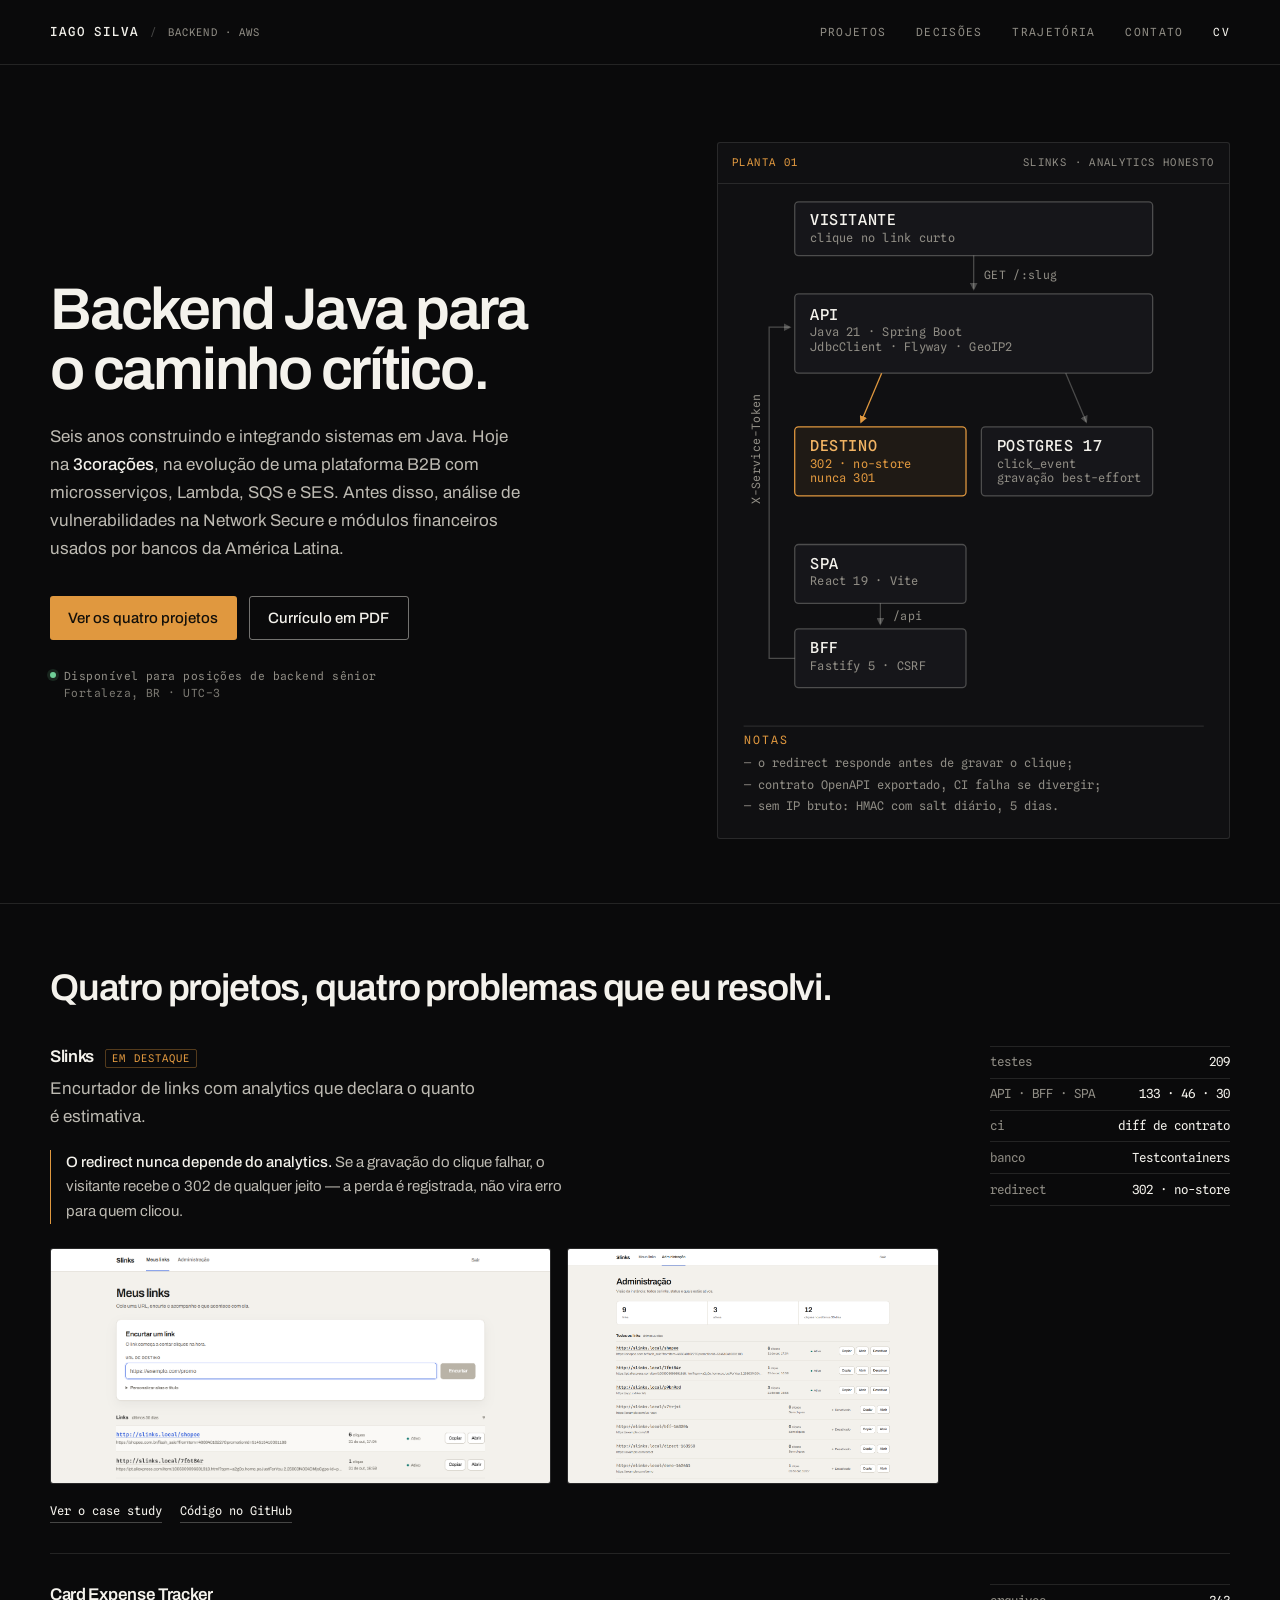
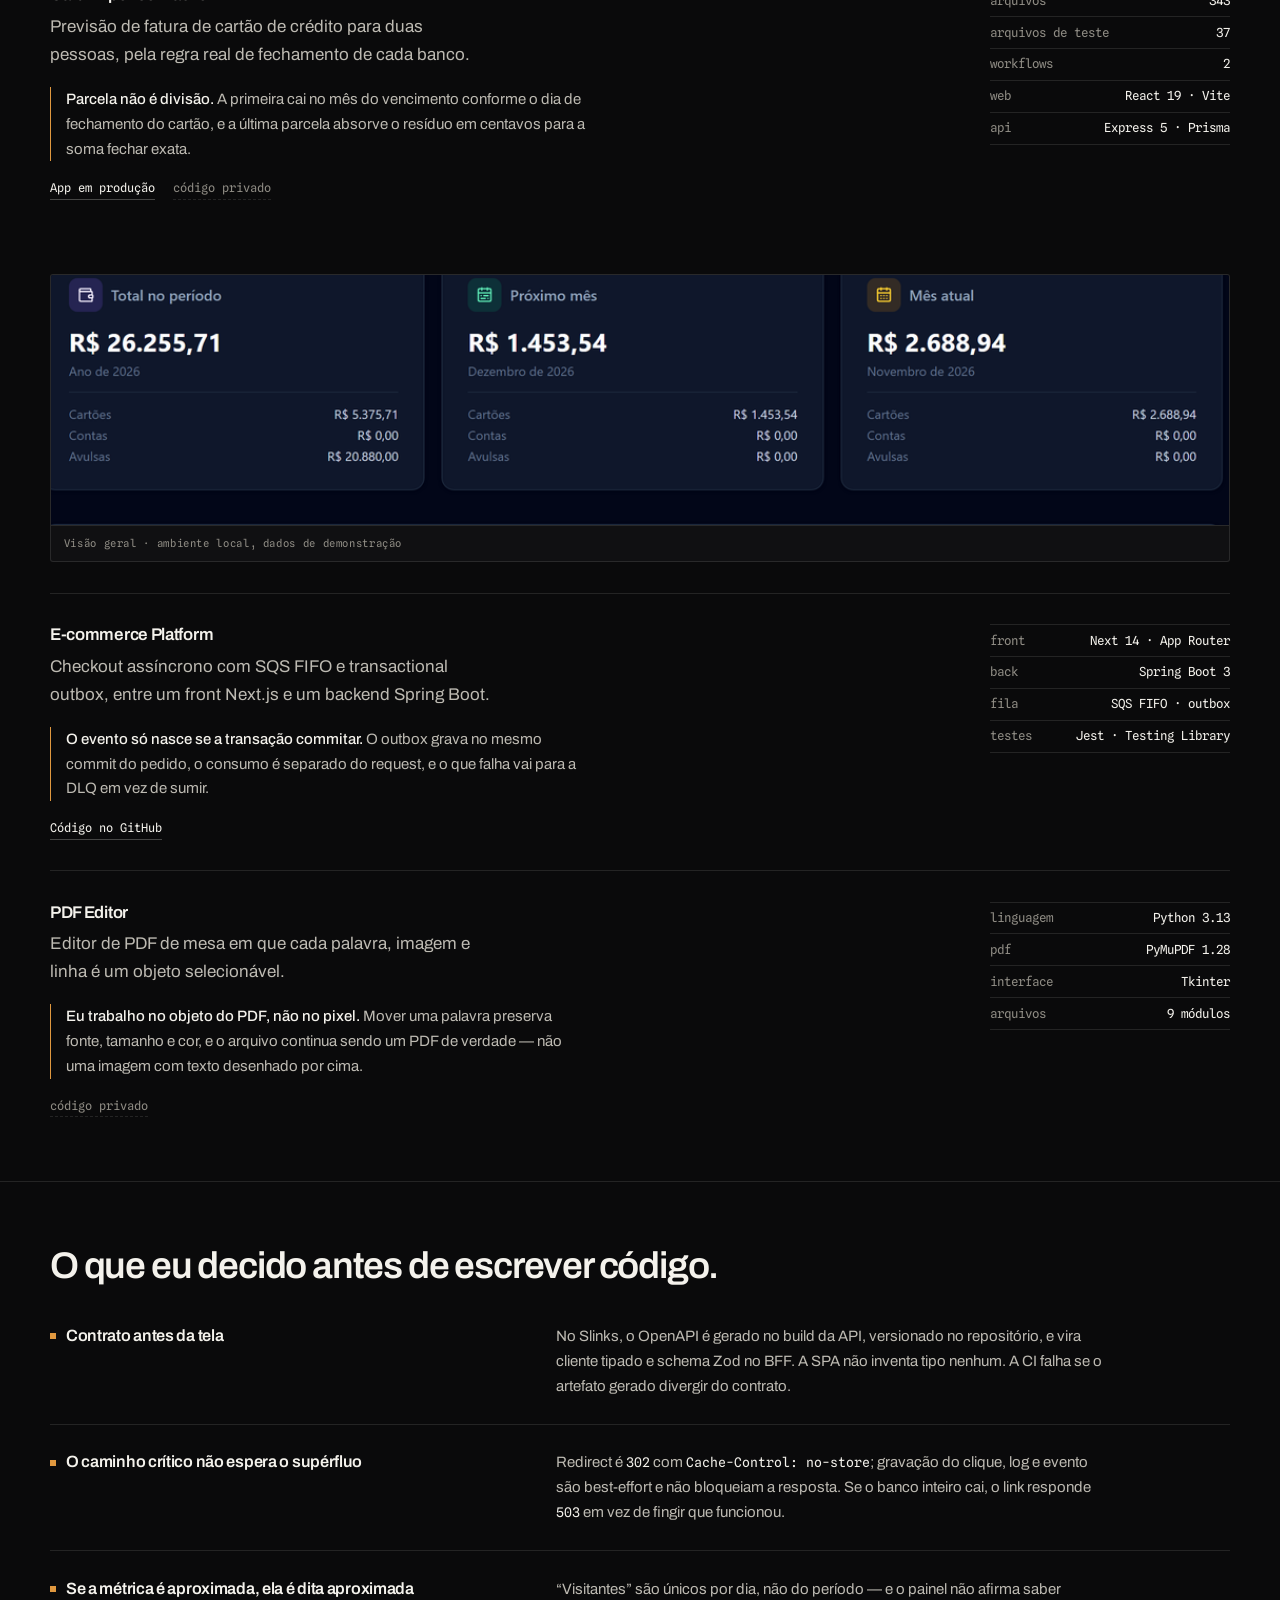
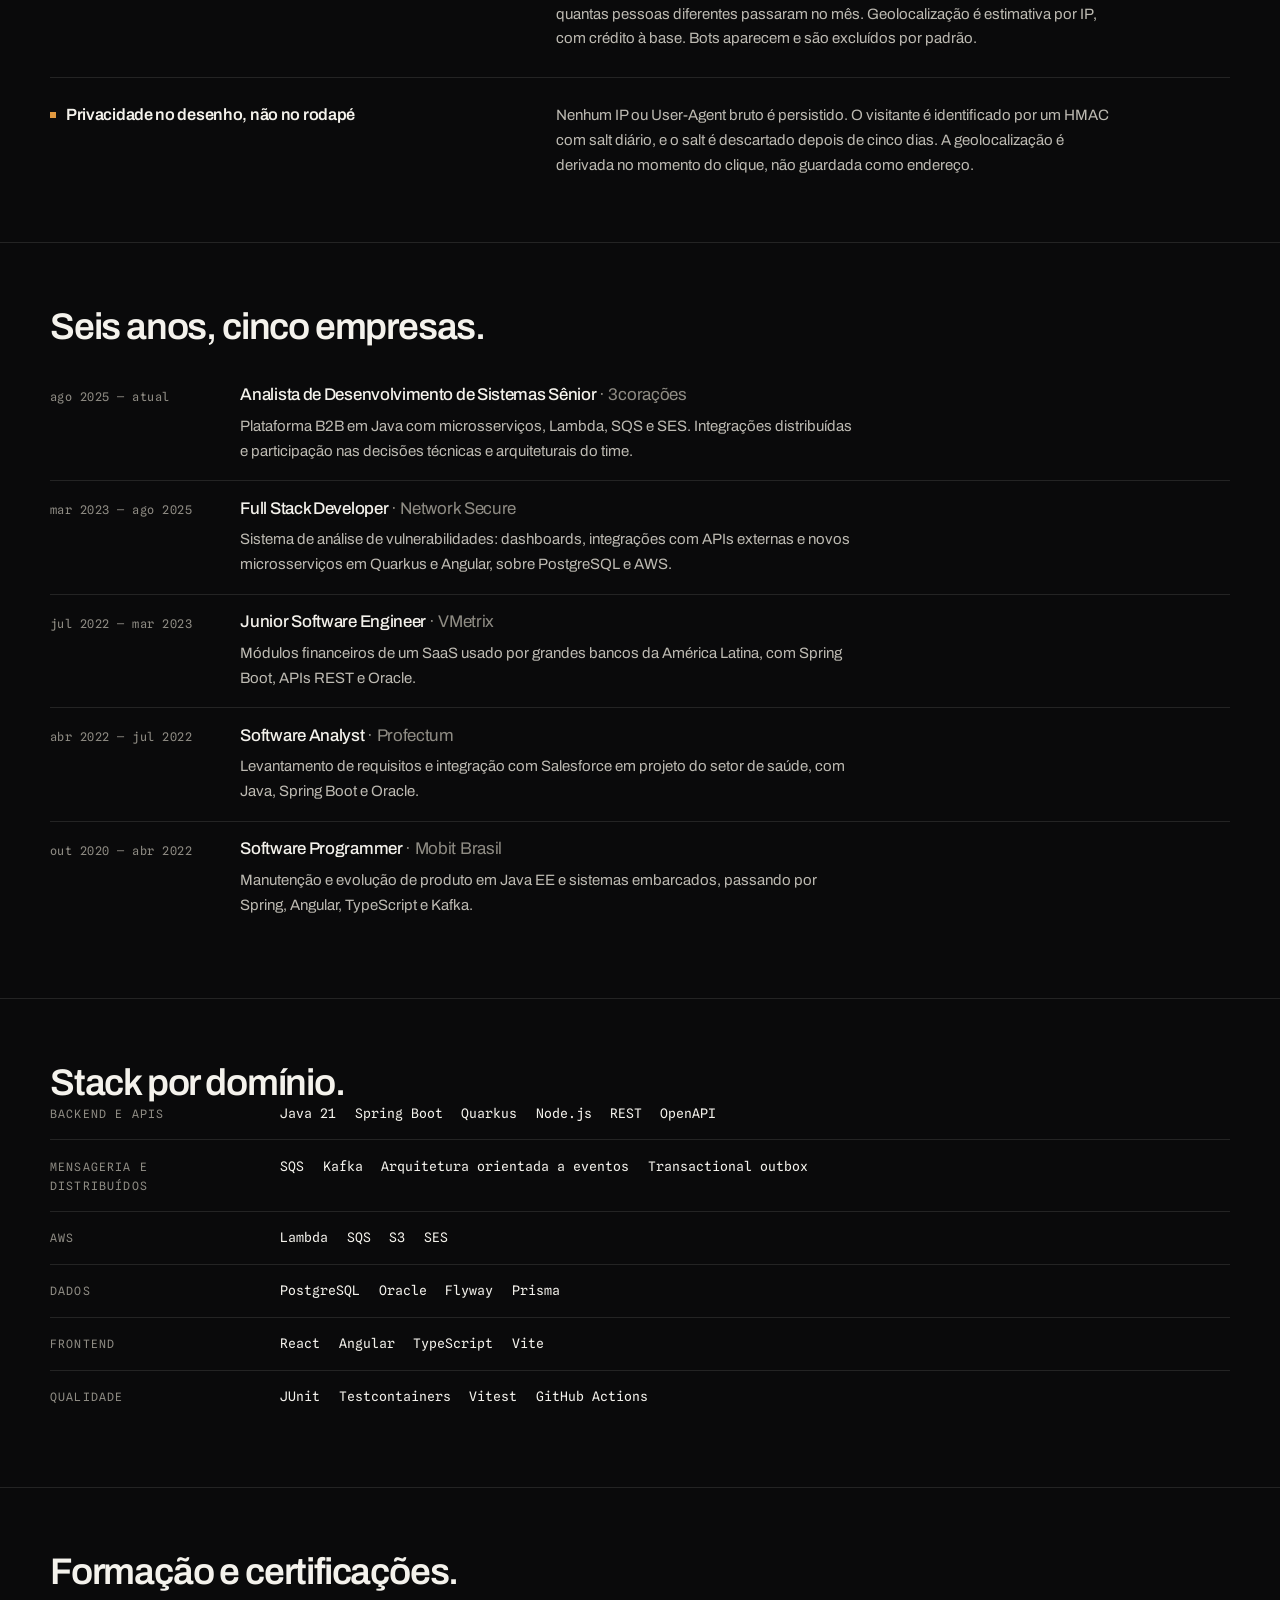
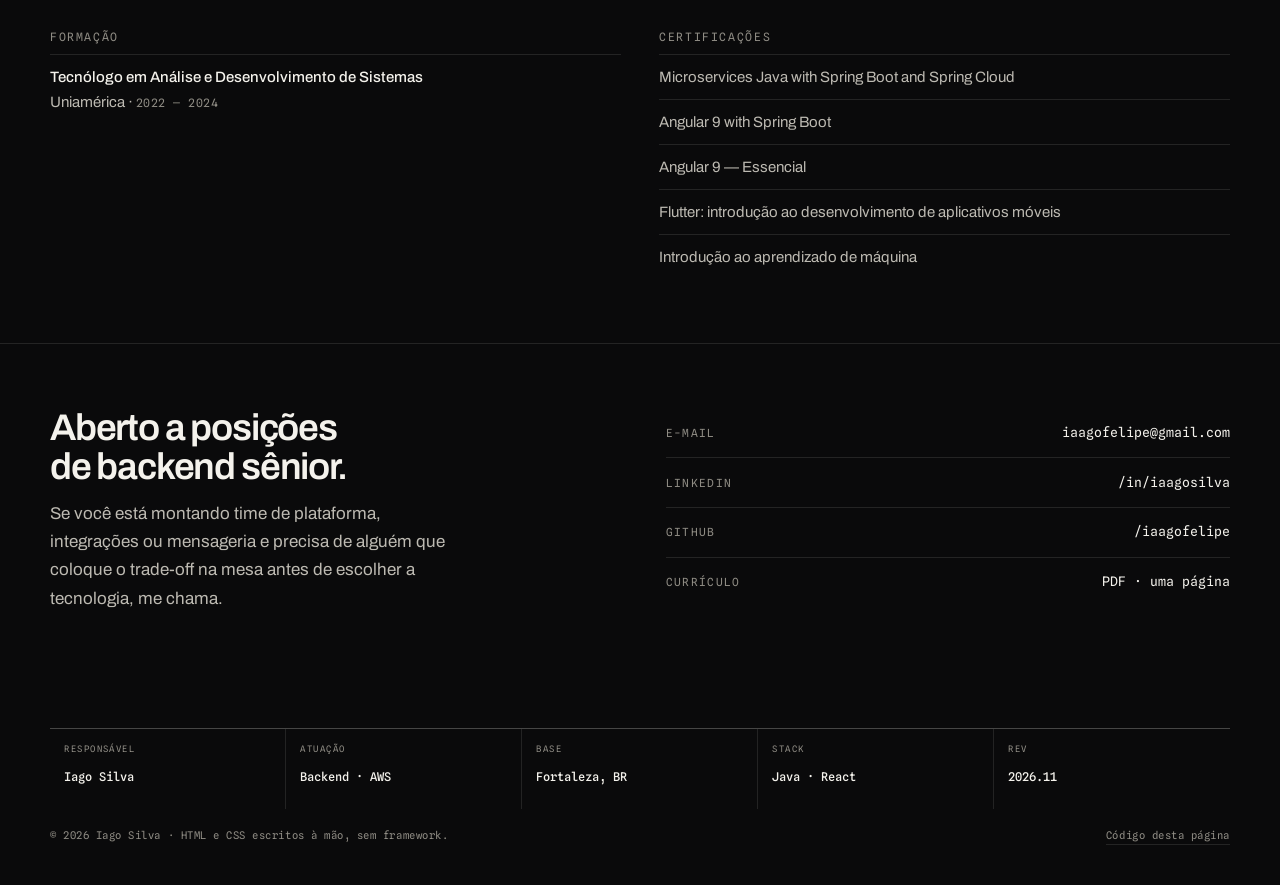
<file: index.html>
<!DOCTYPE html>
<html lang="pt-BR">
<head>
<meta charset="utf-8" />
<meta name="viewport" content="width=device-width, initial-scale=1" />

<title>Iago Silva — Backend Java, AWS e microsserviços</title>
<meta name="description" content="Desenvolvedor sênior de backend em Java: microsserviços, mensageria e AWS. Quatro projetos com as decisões, os testes e os limites de cada um." />
<link rel="canonical" href="https://iaagofelipe.github.io/my-portfolio/" />
<meta name="author" content="Iago Silva" />
<meta name="theme-color" content="#0a0a0b" />

<meta property="og:type" content="website" />
<meta property="og:locale" content="pt_BR" />
<meta property="og:site_name" content="Iago Silva" />
<meta property="og:url" content="https://iaagofelipe.github.io/my-portfolio/" />
<meta property="og:title" content="Iago Silva — Backend Java para o caminho crítico" />
<meta property="og:description" content="Seis anos em Java, microsserviços e AWS. Quatro projetos com as decisões, os testes e os limites de cada um." />
<meta property="og:image" content="https://iaagofelipe.github.io/my-portfolio/og-image.png" />
<meta property="og:image:width" content="1200" />
<meta property="og:image:height" content="630" />
<meta property="og:image:alt" content="Iago Silva — backend Java, AWS e microsserviços" />

<meta name="twitter:card" content="summary_large_image" />
<meta name="twitter:title" content="Iago Silva — Backend Java para o caminho crítico" />
<meta name="twitter:description" content="Seis anos em Java, microsserviços e AWS. Quatro projetos com as decisões, os testes e os limites de cada um." />
<meta name="twitter:image" content="https://iaagofelipe.github.io/my-portfolio/og-image.png" />

<link rel="icon" href="favicon.svg" type="image/svg+xml" />
<link rel="preload" href="assets/fonts/archivo-var.woff2" as="font" type="font/woff2" crossorigin />
<link rel="preload" href="assets/fonts/spline-sans-mono-var.woff2" as="font" type="font/woff2" crossorigin />
<link rel="stylesheet" href="assets/css/site.css" />

<script type="application/ld+json">
{
  "@context": "https://schema.org",
  "@type": "Person",
  "name": "Iago Silva",
  "jobTitle": "Desenvolvedor Sênior de Backend",
  "description": "Desenvolvedor de software sênior com atuação em backend Java, microsserviços, mensageria e AWS.",
  "email": "mailto:iaagofelipe@gmail.com",
  "url": "https://iaagofelipe.github.io/my-portfolio/",
  "address": {
    "@type": "PostalAddress",
    "addressLocality": "Fortaleza",
    "addressRegion": "CE",
    "addressCountry": "BR"
  },
  "sameAs": [
    "https://www.linkedin.com/in/iaagosilva",
    "https://github.com/iaagofelipe"
  ],
  "knowsAbout": [
    "Java",
    "Spring Boot",
    "Quarkus",
    "Amazon Web Services",
    "Microsserviços",
    "Arquitetura orientada a eventos",
    "PostgreSQL",
    "React"
  ],
  "knowsLanguage": ["pt-BR", "en", "es"]
}
</script>
</head>
<body>

<a class="skip" href="#conteudo">Pular para o conteúdo</a>

<header class="sitehead">
  <div class="wrap">
    <a class="brand" href="./" aria-label="Iago Silva — início">
      <span class="brand-name">Iago Silva</span>
      <span class="brand-role">Backend · AWS</span>
    </a>
    <nav class="nav" aria-label="Seções da página">
      <a href="#projetos">Projetos</a>
      <a href="#decisoes">Decisões</a>
      <a href="#trajetoria">Trajetória</a>
      <a href="#contato">Contato</a>
      <a class="nav-cv" href="curriculo.pdf">CV</a>
    </nav>
  </div>
</header>

<main id="conteudo">

  <section class="hero wrap" aria-labelledby="tese">
    <div>
      <h1 id="tese">Backend Java para o caminho crítico.</h1>
      <p class="hero-lede">
        Seis anos construindo e integrando sistemas em Java. Hoje na <strong>3corações</strong>,
        na evolução de uma plataforma B2B com microsserviços, Lambda, SQS e SES. Antes disso,
        análise de vulnerabilidades na Network Secure e módulos financeiros usados por bancos
        da América Latina.
      </p>
      <div class="ctas">
        <a class="btn btn--primary" href="#projetos">Ver os quatro projetos</a>
        <a class="btn btn--ghost" href="curriculo.pdf" type="application/pdf">Currículo em PDF</a>
      </div>
      <p class="status">
        <span class="dot" aria-hidden="true"></span>
        <span>Disponível para posições de backend sênior<br /><span class="status-loc">Fortaleza, BR · UTC−3</span></span>
      </p>
    </div>

    <figure class="planta">
      <figcaption><span class="fig-index">Planta 01</span><span>Slinks · analytics honesto</span></figcaption>
      <svg viewBox="0 0 400 512" role="img" aria-labelledby="planta-t planta-d">
        <title id="planta-t">Fluxo do Slinks</title>
        <desc id="planta-d">O visitante clica no link curto, a API Java responde 302 com Cache-Control no-store sem esperar a gravação do clique, que vai para o Postgres 17 de forma best-effort. A SPA em React fala com um BFF em Fastify, que autentica por token de serviço e repassa para a API. Notas: o redirect responde antes de gravar o clique; o contrato OpenAPI é exportado e a CI falha se divergir; não há IP bruto persistido, só um HMAC com salt diário descartado em cinco dias.</desc>
        <defs>
          <marker id="ah" viewBox="0 0 8 8" refX="6" refY="4" markerWidth="6" markerHeight="6" orient="auto">
            <path class="mark" d="M0,0 L8,4 L0,8 z" />
          </marker>
          <marker id="ahc" viewBox="0 0 8 8" refX="6" refY="4" markerWidth="6" markerHeight="6" orient="auto">
            <path class="mark mark--crit" d="M0,0 L8,4 L0,8 z" />
          </marker>
        </defs>

        <rect class="node-box" x="60" y="14" width="280" height="42" rx="3" />
        <text class="node-t" x="72" y="32">VISITANTE</text>
        <text class="node-s" x="72" y="45">clique no link curto</text>

        <path class="edge" d="M200 56 L200 82" marker-end="url(#ah)" />
        <text class="edge-label" x="208" y="74">GET /:slug</text>

        <rect class="node-box" x="60" y="86" width="280" height="62" rx="3" />
        <text class="node-t" x="72" y="106">API</text>
        <text class="node-s" x="72" y="119">Java 21 · Spring Boot</text>
        <text class="node-s" x="72" y="131">JdbcClient · Flyway · GeoIP2</text>

        <path class="edge edge--crit" pathLength="1" d="M128 148 L112 186" marker-end="url(#ahc)" />
        <path class="edge" d="M272 148 L288 186" marker-end="url(#ah)" />

        <rect class="node-box node-box--crit" x="60" y="190" width="134" height="54" rx="3" />
        <text class="node-t node-t--crit" x="72" y="209">DESTINO</text>
        <text class="node-s node-s--crit" x="72" y="222">302 · no-store</text>
        <text class="node-s node-s--crit" x="72" y="233">nunca 301</text>

        <rect class="node-box" x="206" y="190" width="134" height="54" rx="3" />
        <text class="node-t" x="218" y="209">POSTGRES 17</text>
        <text class="node-s" x="218" y="222">click_event</text>
        <text class="node-s" x="218" y="233">gravação best-effort</text>

        <rect class="node-box" x="60" y="282" width="134" height="46" rx="3" />
        <text class="node-t" x="72" y="301">SPA</text>
        <text class="node-s" x="72" y="314">React 19 · Vite</text>

        <path class="edge" d="M127 328 L127 344" marker-end="url(#ah)" />
        <text class="edge-label" x="137" y="341">/api</text>

        <rect class="node-box" x="60" y="348" width="134" height="46" rx="3" />
        <text class="node-t" x="72" y="367">BFF</text>
        <text class="node-s" x="72" y="380">Fastify 5 · CSRF</text>

        <path class="edge" d="M60 371 L40 371 L40 112 L56 112" marker-end="url(#ah)" />
        <text class="edge-label" x="33" y="250" transform="rotate(-90 33 250)">X-Service-Token</text>

        <line class="note-rule" x1="20" y1="424" x2="380" y2="424" />
        <text class="note-h" x="20" y="438">NOTAS</text>
        <text class="note-t" x="20" y="456">— o redirect responde antes de gravar o clique;</text>
        <text class="note-t" x="20" y="473">— contrato OpenAPI exportado, CI falha se divergir;</text>
        <text class="note-t" x="20" y="490">— sem IP bruto: HMAC com salt diário, 5 dias.</text>
      </svg>
    </figure>
  </section>

  <section class="section" id="projetos" aria-labelledby="projetos-h">
    <div class="wrap">
      <h2 id="projetos-h">Quatro projetos, quatro problemas que eu resolvi.</h2>

      <div class="sheets">

        <article class="sheet">
          <div>
            <h3>Slinks <span class="tag">em destaque</span></h3>
            <p class="sheet-lede">Encurtador de links com analytics que declara o quanto é estimativa.</p>
            <div class="decision">
              <p><strong>O redirect nunca depende do analytics.</strong> Se a gravação do clique
              falhar, o visitante recebe o 302 de qualquer jeito — a perda é registrada, não vira
              erro para quem clicou.</p>
            </div>
            <div class="sheet-figs">
              <figure>
                <img src="assets/img/meus-links.png" alt="Tela Meus links do Slinks: campo para colar a URL, resultado do link curto com botões de copiar, abrir e desativar." width="1440" height="1274" loading="lazy" decoding="async" />
                <figcaption>Meus links · ambiente local, dados de demonstração</figcaption>
              </figure>
              <figure>
                <img src="assets/img/administracao.png" alt="Tela de administração do Slinks: lista de todos os links da instância, quantos estão ativos e o controle de desativação." width="1440" height="1126" loading="lazy" decoding="async" />
                <figcaption>Administração · visão da instância</figcaption>
              </figure>
            </div>
            <div class="links">
              <a href="projetos/slinks/">Ver o case study</a>
              <a href="https://github.com/iaagofelipe/slinks" rel="noopener">Código no GitHub</a>
            </div>
          </div>
          <dl class="data">
            <div><dt>testes</dt><dd>209</dd></div>
            <div><dt>API · BFF · SPA</dt><dd>133 · 46 · 30</dd></div>
            <div><dt>ci</dt><dd>diff de contrato</dd></div>
            <div><dt>banco</dt><dd>Testcontainers</dd></div>
            <div><dt>redirect</dt><dd>302 · no-store</dd></div>
          </dl>
        </article>

        <article class="sheet">
          <div>
            <h3>Card Expense Tracker</h3>
            <p class="sheet-lede">Previsão de fatura de cartão de crédito para duas pessoas, pela regra real de fechamento de cada banco.</p>
            <div class="decision">
              <p><strong>Parcela não é divisão.</strong> A primeira cai no mês do vencimento conforme
              o dia de fechamento do cartão, e a última parcela absorve o resíduo em centavos para a
              soma fechar exata.</p>
            </div>
            <div class="links">
              <a href="https://app.cxtrker.lat" rel="noopener">App em produção</a>
              <span class="private">código privado</span>
            </div>
          </div>
          <dl class="data">
            <div><dt>arquivos</dt><dd>343</dd></div>
            <div><dt>arquivos de teste</dt><dd>37</dd></div>
            <div><dt>workflows</dt><dd>2</dd></div>
            <div><dt>web</dt><dd>React 19 · Vite</dd></div>
            <div><dt>api</dt><dd>Express 5 · Prisma</dd></div>
          </dl>
          <figure class="sheet-figure">
            <img src="assets/img/card-expense-dashboard.png" alt="Visão geral do Card Expense Tracker: total do período, previsão do mês seguinte e do mês atual, com a quebra entre cartões, contas e avulsas." width="1118" height="238" loading="lazy" decoding="async" />
            <figcaption>Visão geral · ambiente local, dados de demonstração</figcaption>
          </figure>
        </article>

        <article class="sheet">
          <div>
            <h3>E-commerce Platform</h3>
            <p class="sheet-lede">Checkout assíncrono com SQS FIFO e transactional outbox, entre um front Next.js e um backend Spring Boot.</p>
            <div class="decision">
              <p><strong>O evento só nasce se a transação commitar.</strong> O outbox grava no mesmo
              commit do pedido, o consumo é separado do request, e o que falha vai para a DLQ em vez
              de sumir.</p>
            </div>
            <div class="links">
              <a href="https://github.com/iaagofelipe/ecommerce-platform-react" rel="noopener">Código no GitHub</a>
            </div>
          </div>
          <dl class="data">
            <div><dt>front</dt><dd>Next 14 · App Router</dd></div>
            <div><dt>back</dt><dd>Spring Boot 3</dd></div>
            <div><dt>fila</dt><dd>SQS FIFO · outbox</dd></div>
            <div><dt>testes</dt><dd>Jest · Testing Library</dd></div>
          </dl>
        </article>

        <article class="sheet">
          <div>
            <h3>PDF Editor</h3>
            <p class="sheet-lede">Editor de PDF de mesa em que cada palavra, imagem e linha é um objeto selecionável.</p>
            <div class="decision">
              <p><strong>Eu trabalho no objeto do PDF, não no pixel.</strong> Mover uma palavra
              preserva fonte, tamanho e cor, e o arquivo continua sendo um PDF de verdade — não uma
              imagem com texto desenhado por cima.</p>
            </div>
            <div class="links">
              <span class="private">código privado</span>
            </div>
          </div>
          <dl class="data">
            <div><dt>linguagem</dt><dd>Python 3.13</dd></div>
            <div><dt>pdf</dt><dd>PyMuPDF 1.28</dd></div>
            <div><dt>interface</dt><dd>Tkinter</dd></div>
            <div><dt>arquivos</dt><dd>9 módulos</dd></div>
          </dl>
        </article>

      </div>
    </div>
  </section>

  <section class="section" id="decisoes" aria-labelledby="decisoes-h">
    <div class="wrap">
      <h2 id="decisoes-h">O que eu decido antes de escrever código.</h2>
      <ul class="principles">
        <li class="principle">
          <h3>Contrato antes da tela</h3>
          <p>No Slinks, o OpenAPI é gerado no build da API, versionado no repositório, e vira
          cliente tipado e schema Zod no BFF. A SPA não inventa tipo nenhum. A CI falha se o
          artefato gerado divergir do contrato.</p>
        </li>
        <li class="principle">
          <h3>O caminho crítico não espera o supérfluo</h3>
          <p>Redirect é <code>302</code> com <code>Cache-Control: no-store</code>; gravação do
          clique, log e evento são best-effort e não bloqueiam a resposta. Se o banco inteiro cai,
          o link responde <code>503</code> em vez de fingir que funcionou.</p>
        </li>
        <li class="principle">
          <h3>Se a métrica é aproximada, ela é dita aproximada</h3>
          <p>“Visitantes” são únicos por dia, não do período — e o painel não afirma saber quantas
          pessoas diferentes passaram no mês. Geolocalização é estimativa por IP, com crédito à
          base. Bots aparecem e são excluídos por padrão.</p>
        </li>
        <li class="principle">
          <h3>Privacidade no desenho, não no rodapé</h3>
          <p>Nenhum IP ou User-Agent bruto é persistido. O visitante é identificado por um HMAC com
          salt diário, e o salt é descartado depois de cinco dias. A geolocalização é derivada no
          momento do clique, não guardada como endereço.</p>
        </li>
      </ul>
    </div>
  </section>

  <section class="section" id="trajetoria" aria-labelledby="trajetoria-h">
    <div class="wrap">
      <h2 id="trajetoria-h">Seis anos, cinco empresas.</h2>
      <ol class="facts">
        <li class="fact">
          <p class="fact-period">ago 2025 — atual</p>
          <h3 class="fact-role">Analista de Desenvolvimento de Sistemas Sênior <span class="fact-co">· 3corações</span></h3>
          <p class="fact-what">Plataforma B2B em Java com microsserviços, Lambda, SQS e SES.
          Integrações distribuídas e participação nas decisões técnicas e arquiteturais do time.</p>
        </li>
        <li class="fact">
          <p class="fact-period">mar 2023 — ago 2025</p>
          <h3 class="fact-role">Full Stack Developer <span class="fact-co">· Network Secure</span></h3>
          <p class="fact-what">Sistema de análise de vulnerabilidades: dashboards, integrações com
          APIs externas e novos microsserviços em Quarkus e Angular, sobre PostgreSQL e AWS.</p>
        </li>
        <li class="fact">
          <p class="fact-period">jul 2022 — mar 2023</p>
          <h3 class="fact-role">Junior Software Engineer <span class="fact-co">· VMetrix</span></h3>
          <p class="fact-what">Módulos financeiros de um SaaS usado por grandes bancos da América
          Latina, com Spring Boot, APIs REST e Oracle.</p>
        </li>
        <li class="fact">
          <p class="fact-period">abr 2022 — jul 2022</p>
          <h3 class="fact-role">Software Analyst <span class="fact-co">· Profectum</span></h3>
          <p class="fact-what">Levantamento de requisitos e integração com Salesforce em projeto do
          setor de saúde, com Java, Spring Boot e Oracle.</p>
        </li>
        <li class="fact">
          <p class="fact-period">out 2020 — abr 2022</p>
          <h3 class="fact-role">Software Programmer <span class="fact-co">· Mobit Brasil</span></h3>
          <p class="fact-what">Manutenção e evolução de produto em Java EE e sistemas embarcados,
          passando por Spring, Angular, TypeScript e Kafka.</p>
        </li>
      </ol>
    </div>
  </section>

  <section class="section" id="stack" aria-labelledby="stack-h">
    <div class="wrap">
      <h2 id="stack-h">Stack por domínio.</h2>
      <dl class="matrix">
        <div class="matrix-row">
          <dt>Backend e APIs</dt>
          <dd><span>Java 21</span><span>Spring Boot</span><span>Quarkus</span><span>Node.js</span><span>REST</span><span>OpenAPI</span></dd>
        </div>
        <div class="matrix-row">
          <dt>Mensageria e distribuídos</dt>
          <dd><span>SQS</span><span>Kafka</span><span>Arquitetura orientada a eventos</span><span>Transactional outbox</span></dd>
        </div>
        <div class="matrix-row">
          <dt>AWS</dt>
          <dd><span>Lambda</span><span>SQS</span><span>S3</span><span>SES</span></dd>
        </div>
        <div class="matrix-row">
          <dt>Dados</dt>
          <dd><span>PostgreSQL</span><span>Oracle</span><span>Flyway</span><span>Prisma</span></dd>
        </div>
        <div class="matrix-row">
          <dt>Frontend</dt>
          <dd><span>React</span><span>Angular</span><span>TypeScript</span><span>Vite</span></dd>
        </div>
        <div class="matrix-row">
          <dt>Qualidade</dt>
          <dd><span>JUnit</span><span>Testcontainers</span><span>Vitest</span><span>GitHub Actions</span></dd>
        </div>
      </dl>
    </div>
  </section>

  <section class="section" id="formacao" aria-labelledby="formacao-h">
    <div class="wrap">
      <h2 id="formacao-h">Formação e certificações.</h2>
      <div class="edu">
        <div>
          <h3>Formação</h3>
          <ul>
            <li><span class="sans">Tecnólogo em Análise e Desenvolvimento de Sistemas</span><br />Uniamérica · <span class="year">2022 — 2024</span></li>
          </ul>
        </div>
        <div>
          <h3>Certificações</h3>
          <ul>
            <li>Microservices Java with Spring Boot and Spring Cloud</li>
            <li>Angular 9 with Spring Boot</li>
            <li>Angular 9 — Essencial</li>
            <li>Flutter: introdução ao desenvolvimento de aplicativos móveis</li>
            <li>Introdução ao aprendizado de máquina</li>
          </ul>
        </div>
      </div>
    </div>
  </section>

  <section class="section" id="contato" aria-labelledby="contato-h">
    <div class="wrap">
      <div class="contact">
        <div>
          <h2 id="contato-h">Aberto a posições de backend sênior.</h2>
          <p>Se você está montando time de plataforma, integrações ou mensageria e precisa de alguém
          que coloque o trade-off na mesa antes de escolher a tecnologia, me chama.</p>
        </div>
        <ul class="contact-list">
          <li><a href="mailto:iaagofelipe@gmail.com"><span class="label">E-mail</span><span class="value">iaagofelipe@gmail.com</span></a></li>
          <li><a href="https://www.linkedin.com/in/iaagosilva" rel="noopener"><span class="label">LinkedIn</span><span class="value">/in/iaagosilva</span></a></li>
          <li><a href="https://github.com/iaagofelipe" rel="noopener"><span class="label">GitHub</span><span class="value">/iaagofelipe</span></a></li>
          <li><a href="curriculo.pdf" type="application/pdf"><span class="label">Currículo</span><span class="value">PDF · uma página</span></a></li>
        </ul>
      </div>
    </div>
  </section>

</main>

<footer>
  <div class="wrap">
    <div class="titleblock">
      <div class="tb-grid">
        <div class="tb-cell"><span>Responsável</span><strong>Iago Silva</strong></div>
        <div class="tb-cell"><span>Atuação</span><strong>Backend · AWS</strong></div>
        <div class="tb-cell"><span>Base</span><strong>Fortaleza, BR</strong></div>
        <div class="tb-cell"><span>Stack</span><strong>Java · React</strong></div>
        <div class="tb-cell"><span>Rev</span><strong>2026.11</strong></div>
      </div>
    </div>
    <p class="colophon">
      <span>© 2026 Iago Silva · HTML e CSS escritos à mão, sem framework.</span>
      <a href="https://github.com/iaagofelipe/my-portfolio" rel="noopener">Código desta página</a>
    </p>
  </div>
</footer>

<script src="assets/js/site.js" defer></script>
</body>
</html>
</file>
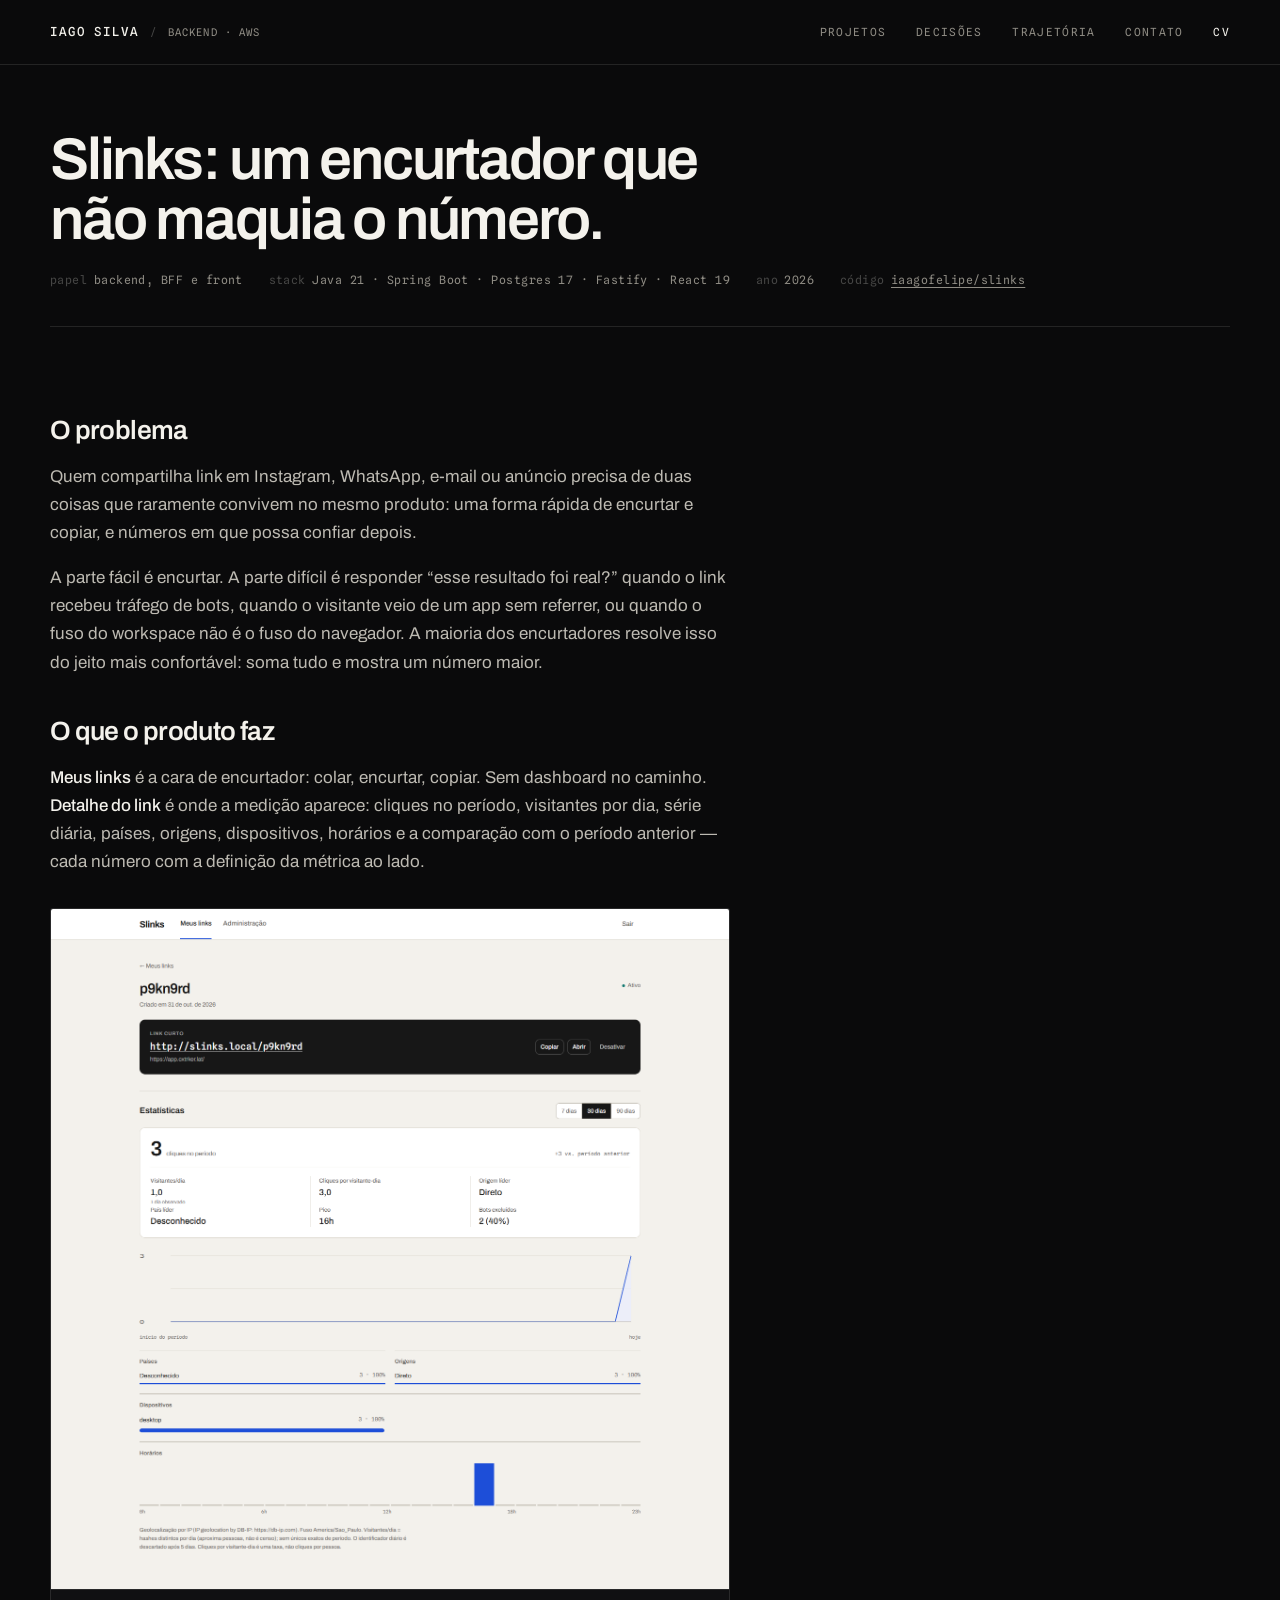
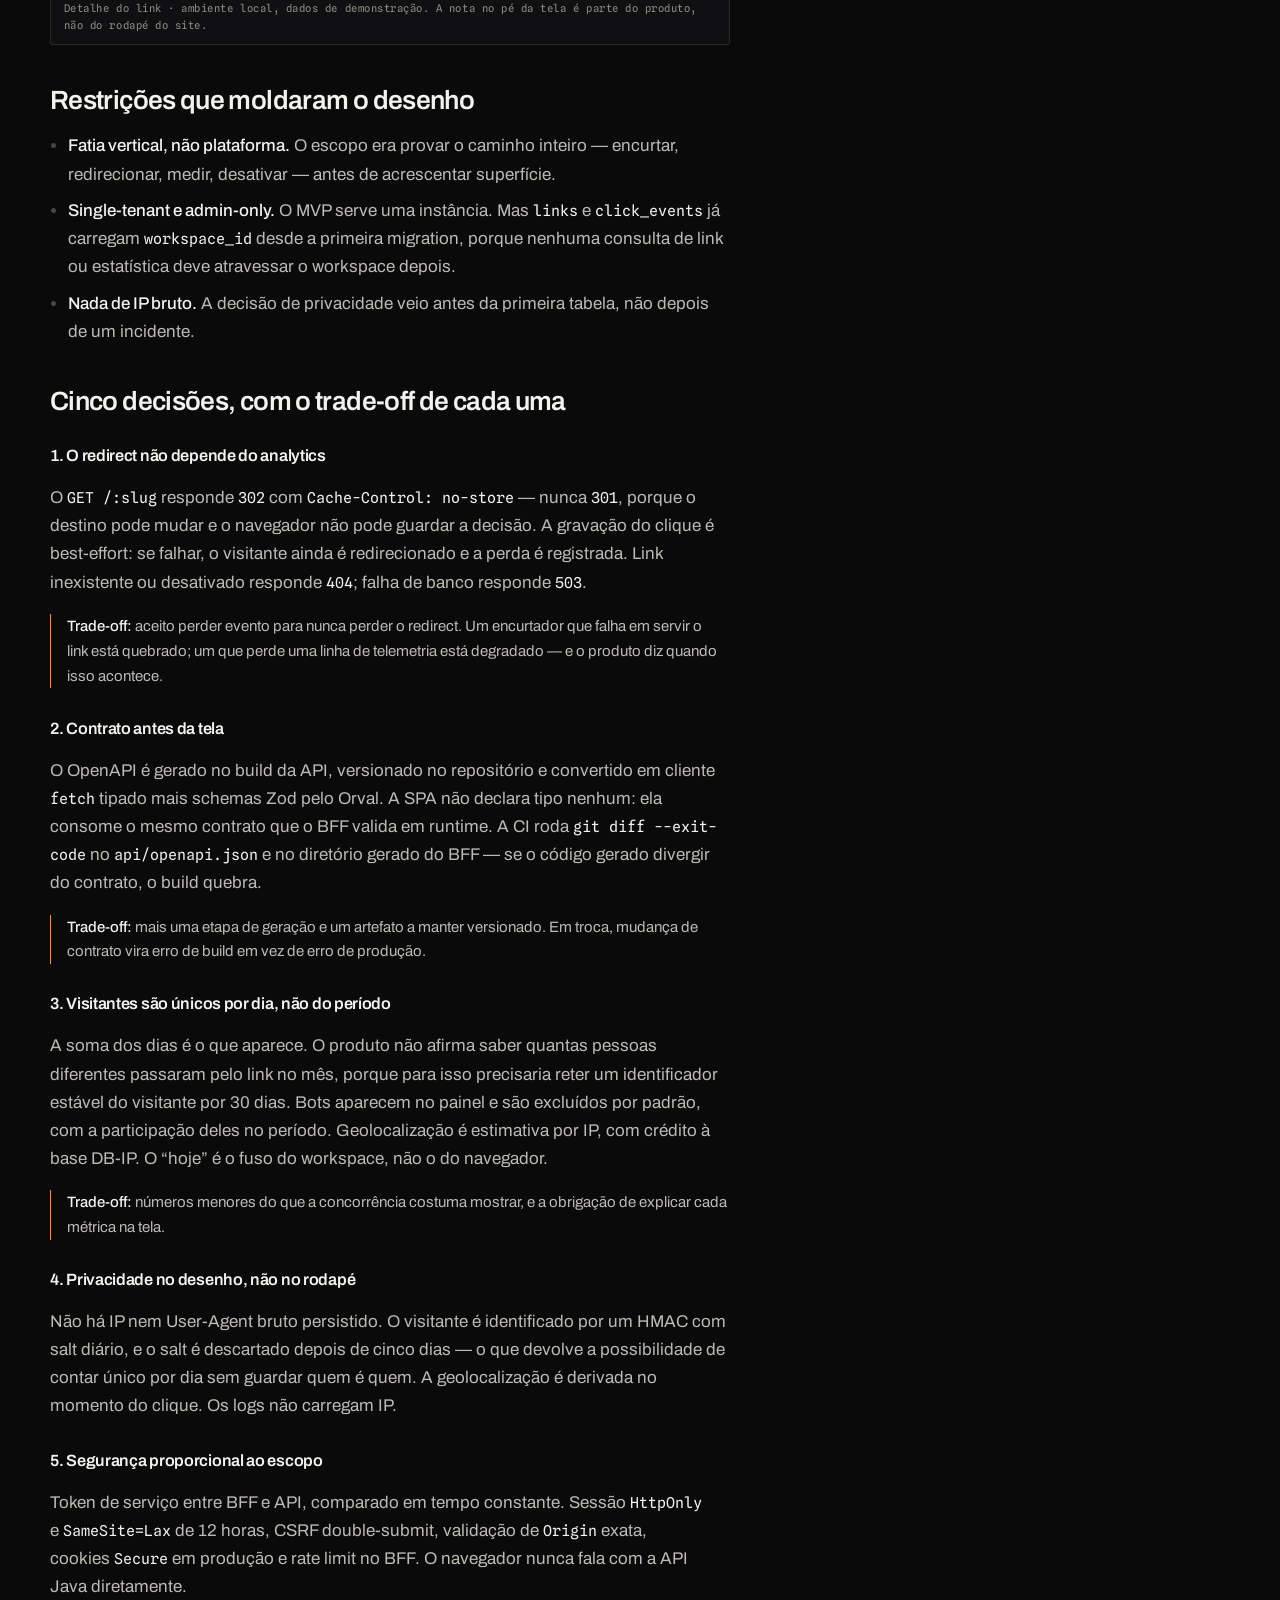
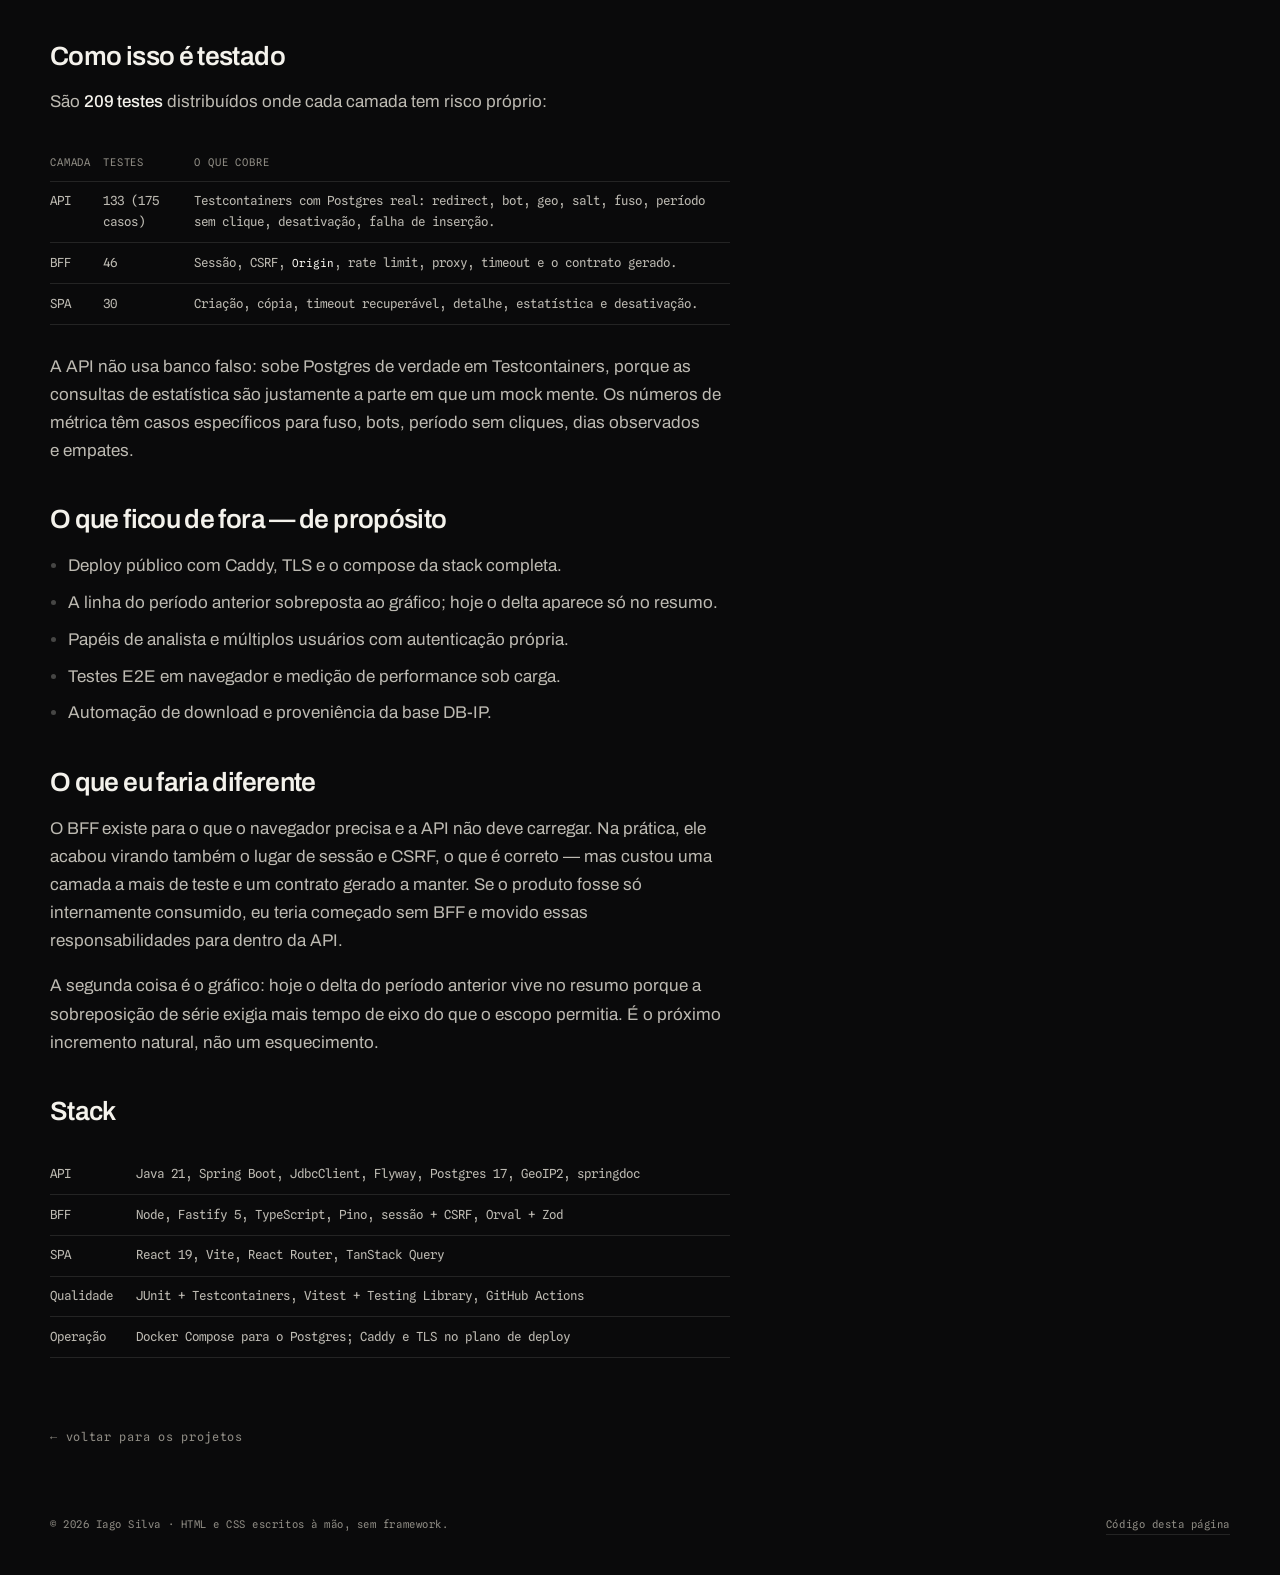
<file: projetos/slinks/index.html>
<!DOCTYPE html>
<html lang="pt-BR">
<head>
<meta charset="utf-8" />
<meta name="viewport" content="width=device-width, initial-scale=1" />

<title>Slinks — case study · Iago Silva</title>
<meta name="description" content="Como o Slinks foi desenhado: redirect que não depende do analytics, contrato OpenAPI antes da tela, privacidade no desenho e 209 testes em três camadas." />
<link rel="canonical" href="https://iaagofelipe.github.io/my-portfolio/projetos/slinks/" />
<meta name="theme-color" content="#0a0a0b" />

<meta property="og:type" content="article" />
<meta property="og:locale" content="pt_BR" />
<meta property="og:site_name" content="Iago Silva" />
<meta property="og:url" content="https://iaagofelipe.github.io/my-portfolio/projetos/slinks/" />
<meta property="og:title" content="Slinks — case study" />
<meta property="og:description" content="Redirect que não depende do analytics, contrato antes da tela, privacidade no desenho e 209 testes em três camadas." />
<meta property="og:image" content="https://iaagofelipe.github.io/my-portfolio/og-image.png" />

<link rel="icon" href="../../favicon.svg" type="image/svg+xml" />
<link rel="stylesheet" href="../../assets/css/site.css" />
</head>
<body>

<a class="skip" href="#conteudo">Pular para o conteúdo</a>

<header class="sitehead">
  <div class="wrap">
    <a class="brand" href="../../" aria-label="Iago Silva — início">
      <span class="brand-name">Iago Silva</span>
      <span class="brand-role">Backend · AWS</span>
    </a>
    <nav class="nav" aria-label="Seções">
      <a href="../../#projetos">Projetos</a>
      <a href="../../#decisoes">Decisões</a>
      <a href="../../#trajetoria">Trajetória</a>
      <a href="../../#contato">Contato</a>
      <a class="nav-cv" href="../../curriculo.pdf">CV</a>
    </nav>
  </div>
</header>

<main id="conteudo">
  <div class="wrap">

    <header class="article-head">
      <h1>Slinks: um encurtador que não maquia o número.</h1>
      <p class="article-meta">
        <span><span class="k">papel</span>backend, BFF e front</span>
        <span><span class="k">stack</span>Java 21 · Spring Boot · Postgres 17 · Fastify · React 19</span>
        <span><span class="k">ano</span>2026</span>
        <span><span class="k">código</span><a href="https://github.com/iaagofelipe/slinks" rel="noopener">iaagofelipe/slinks</a></span>
      </p>
    </header>

    <article class="prose">

      <h2>O problema</h2>
      <p>Quem compartilha link em Instagram, WhatsApp, e-mail ou anúncio precisa de duas coisas
      que raramente convivem no mesmo produto: uma forma rápida de encurtar e copiar, e números
      em que possa confiar depois.</p>
      <p>A parte fácil é encurtar. A parte difícil é responder “esse resultado foi real?” quando o
      link recebeu tráfego de bots, quando o visitante veio de um app sem referrer, ou quando o
      fuso do workspace não é o fuso do navegador. A maioria dos encurtadores resolve isso do
      jeito mais confortável: soma tudo e mostra um número maior.</p>

      <h2>O que o produto faz</h2>
      <p><strong>Meus links</strong> é a cara de encurtador: colar, encurtar, copiar. Sem dashboard
      no caminho. <strong>Detalhe do link</strong> é onde a medição aparece: cliques no período,
      visitantes por dia, série diária, países, origens, dispositivos, horários e a comparação com
      o período anterior — cada número com a definição da métrica ao lado.</p>

      <figure>
        <img src="../../assets/img/link-detail.png" alt="Detalhe do link no Slinks: link curto em destaque, 3 cliques no período com delta contra o período anterior, visitantes por dia, cliques por visitante-dia, pico de horário, série diária e quebras por país, origem, dispositivo e horário, com a nota de rodapé explicando cada definição." width="1440" height="1445" loading="lazy" decoding="async" />
        <figcaption>Detalhe do link · ambiente local, dados de demonstração. A nota no pé da tela é
        parte do produto, não do rodapé do site.</figcaption>
      </figure>

      <h2>Restrições que moldaram o desenho</h2>
      <ul>
        <li><strong>Fatia vertical, não plataforma.</strong> O escopo era provar o caminho inteiro
        — encurtar, redirecionar, medir, desativar — antes de acrescentar superfície.</li>
        <li><strong>Single-tenant e admin-only.</strong> O MVP serve uma instância. Mas
        <code>links</code> e <code>click_events</code> já carregam <code>workspace_id</code> desde a
        primeira migration, porque nenhuma consulta de link ou estatística deve atravessar o
        workspace depois.</li>
        <li><strong>Nada de IP bruto.</strong> A decisão de privacidade veio antes da primeira
        tabela, não depois de um incidente.</li>
      </ul>

      <h2>Cinco decisões, com o trade-off de cada uma</h2>

      <h3>1. O redirect não depende do analytics</h3>
      <p>O <code>GET /:slug</code> responde <code>302</code> com <code>Cache-Control: no-store</code>
      — nunca <code>301</code>, porque o destino pode mudar e o navegador não pode guardar a
      decisão. A gravação do clique é best-effort: se falhar, o visitante ainda é redirecionado e a
      perda é registrada. Link inexistente ou desativado responde <code>404</code>; falha de banco
      responde <code>503</code>.</p>
      <p class="caveat"><strong>Trade-off:</strong> aceito perder evento para nunca perder o
      redirect. Um encurtador que falha em servir o link está quebrado; um que perde uma linha de
      telemetria está degradado — e o produto diz quando isso acontece.</p>

      <h3>2. Contrato antes da tela</h3>
      <p>O OpenAPI é gerado no build da API, versionado no repositório e convertido em cliente
      <code>fetch</code> tipado mais schemas Zod pelo Orval. A SPA não declara tipo nenhum: ela
      consome o mesmo contrato que o BFF valida em runtime. A CI roda <code>git diff
      --exit-code</code> no <code>api/openapi.json</code> e no diretório gerado do BFF — se o
      código gerado divergir do contrato, o build quebra.</p>
      <p class="caveat"><strong>Trade-off:</strong> mais uma etapa de geração e um artefato a
      manter versionado. Em troca, mudança de contrato vira erro de build em vez de erro de
      produção.</p>

      <h3>3. Visitantes são únicos por dia, não do período</h3>
      <p>A soma dos dias é o que aparece. O produto não afirma saber quantas pessoas diferentes
      passaram pelo link no mês, porque para isso precisaria reter um identificador estável do
      visitante por 30 dias. Bots aparecem no painel e são excluídos por padrão, com a participação
      deles no período. Geolocalização é estimativa por IP, com crédito à base DB-IP. O “hoje” é o
      fuso do workspace, não o do navegador.</p>
      <p class="caveat"><strong>Trade-off:</strong> números menores do que a concorrência costuma
      mostrar, e a obrigação de explicar cada métrica na tela.</p>

      <h3>4. Privacidade no desenho, não no rodapé</h3>
      <p>Não há IP nem User-Agent bruto persistido. O visitante é identificado por um HMAC com salt
      diário, e o salt é descartado depois de cinco dias — o que devolve a possibilidade de contar
      único por dia sem guardar quem é quem. A geolocalização é derivada no momento do clique. Os
      logs não carregam IP.</p>

      <h3>5. Segurança proporcional ao escopo</h3>
      <p>Token de serviço entre BFF e API, comparado em tempo constante. Sessão
      <code>HttpOnly</code> e <code>SameSite=Lax</code> de 12 horas, CSRF double-submit, validação
      de <code>Origin</code> exata, cookies <code>Secure</code> em produção e rate limit no BFF. O
      navegador nunca fala com a API Java diretamente.</p>

      <h2>Como isso é testado</h2>
      <p>São <strong>209 testes</strong> distribuídos onde cada camada tem risco próprio:</p>
      <table>
        <thead>
          <tr><th>Camada</th><th>Testes</th><th>O que cobre</th></tr>
        </thead>
        <tbody>
          <tr>
            <td>API</td>
            <td>133 (175 casos)</td>
            <td>Testcontainers com Postgres real: redirect, bot, geo, salt, fuso, período sem clique, desativação, falha de inserção.</td>
          </tr>
          <tr>
            <td>BFF</td>
            <td>46</td>
            <td>Sessão, CSRF, <code>Origin</code>, rate limit, proxy, timeout e o contrato gerado.</td>
          </tr>
          <tr>
            <td>SPA</td>
            <td>30</td>
            <td>Criação, cópia, timeout recuperável, detalhe, estatística e desativação.</td>
          </tr>
        </tbody>
      </table>
      <p>A API não usa banco falso: sobe Postgres de verdade em Testcontainers, porque as consultas
      de estatística são justamente a parte em que um mock mente. Os números de métrica têm casos
      específicos para fuso, bots, período sem cliques, dias observados e empates.</p>

      <h2>O que ficou de fora — de propósito</h2>
      <ul>
        <li>Deploy público com Caddy, TLS e o compose da stack completa.</li>
        <li>A linha do período anterior sobreposta ao gráfico; hoje o delta aparece só no resumo.</li>
        <li>Papéis de analista e múltiplos usuários com autenticação própria.</li>
        <li>Testes E2E em navegador e medição de performance sob carga.</li>
        <li>Automação de download e proveniência da base DB-IP.</li>
      </ul>

      <h2>O que eu faria diferente</h2>
      <p>O BFF existe para o que o navegador precisa e a API não deve carregar. Na prática, ele
      acabou virando também o lugar de sessão e CSRF, o que é correto — mas custou uma camada a
      mais de teste e um contrato gerado a manter. Se o produto fosse só internamente consumido, eu
      teria começado sem BFF e movido essas responsabilidades para dentro da API.</p>
      <p>A segunda coisa é o gráfico: hoje o delta do período anterior vive no resumo porque a
      sobreposição de série exigia mais tempo de eixo do que o escopo permitia. É o próximo
      incremento natural, não um esquecimento.</p>

      <h2>Stack</h2>
      <table>
        <tbody>
          <tr><td>API</td><td>Java 21, Spring Boot, JdbcClient, Flyway, Postgres 17, GeoIP2, springdoc</td></tr>
          <tr><td>BFF</td><td>Node, Fastify 5, TypeScript, Pino, sessão + CSRF, Orval + Zod</td></tr>
          <tr><td>SPA</td><td>React 19, Vite, React Router, TanStack Query</td></tr>
          <tr><td>Qualidade</td><td>JUnit + Testcontainers, Vitest + Testing Library, GitHub Actions</td></tr>
          <tr><td>Operação</td><td>Docker Compose para o Postgres; Caddy e TLS no plano de deploy</td></tr>
        </tbody>
      </table>

      <a class="back" href="../../#projetos">← voltar para os projetos</a>
    </article>

  </div>
</main>

<footer>
  <div class="wrap">
    <p class="colophon">
      <span>© 2026 Iago Silva · HTML e CSS escritos à mão, sem framework.</span>
      <a href="https://github.com/iaagofelipe/my-portfolio" rel="noopener">Código desta página</a>
    </p>
  </div>
</footer>

</body>
</html>
</file>
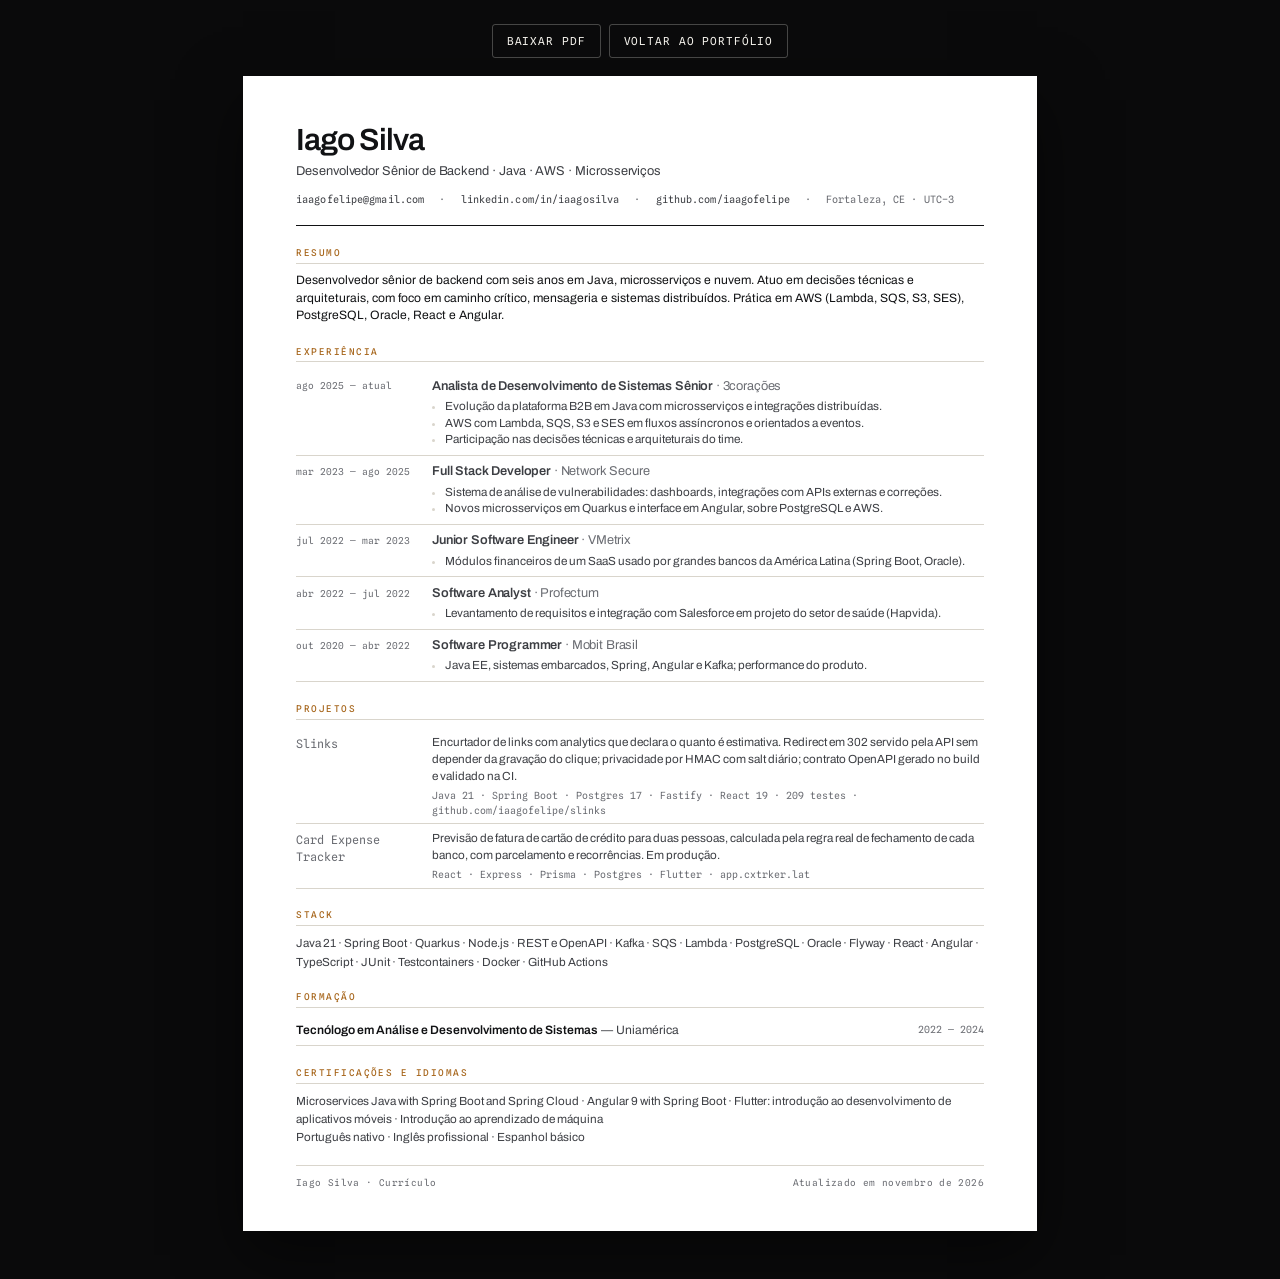
<file: curriculo.html>
<!DOCTYPE html>
<html lang="pt-BR">
<head>
<meta charset="utf-8" />
<meta name="viewport" content="width=device-width, initial-scale=1" />
<title>Currículo — Iago Silva</title>
<meta name="description" content="Currículo de Iago Silva — desenvolvedor sênior de backend em Java, AWS e microsserviços." />
<meta name="robots" content="noindex" />
<link rel="icon" href="favicon.svg" type="image/svg+xml" />
<style>
  @font-face {
    font-family: "Archivo";
    src: url("assets/fonts/archivo-var.woff2") format("woff2");
    font-weight: 400 600;
    font-display: swap;
  }
  @font-face {
    font-family: "Spline Sans Mono";
    src: url("assets/fonts/spline-sans-mono-var.woff2") format("woff2");
    font-weight: 400 500;
    font-display: swap;
  }

  :root {
    --ink: #111214;
    --ink-2: #3d3f44;
    --ink-3: #6b6d73;
    --rule: #d9d5cc;
    --copper: #a8681f;
    --sans: "Archivo", system-ui, sans-serif;
    --mono: "Spline Sans Mono", ui-monospace, monospace;
    --sheet: #fff;
  }

  * { box-sizing: border-box; margin: 0; padding: 0; }

  body {
    background: #0a0a0b;
    font-family: var(--sans);
    color: var(--ink);
    -webkit-font-smoothing: antialiased;
    padding: 24px 16px 48px;
  }

  .sheet {
    width: 210mm;
    min-height: 297mm;
    margin: 0 auto;
    background: var(--sheet);
    padding: 13mm 14mm 11mm;
    box-shadow: 0 24px 60px rgba(0, 0, 0, 0.5);
  }

  .doc-head {
    border-bottom: 1.5px solid var(--ink);
    padding-bottom: 5mm;
  }

  h1 {
    font-size: 23pt;
    font-weight: 600;
    letter-spacing: -0.03em;
    line-height: 1;
  }

  .doc-role {
    margin-top: 1.6mm;
    font-size: 9.6pt;
    color: var(--ink-2);
    letter-spacing: -0.005em;
  }

  .doc-contact {
    display: flex;
    flex-wrap: wrap;
    gap: 1mm 4mm;
    margin-top: 3mm;
    font-family: var(--mono);
    font-size: 7.6pt;
    letter-spacing: 0.01em;
    color: var(--ink-3);
  }

  .doc-contact a { color: var(--ink-2); text-decoration: none; }

  h2 {
    font-family: var(--mono);
    font-size: 7pt;
    font-weight: 500;
    letter-spacing: 0.16em;
    text-transform: uppercase;
    color: var(--copper);
    margin: 5.5mm 0 2.2mm;
    padding-bottom: 1.2mm;
    border-bottom: 1px solid var(--rule);
  }

  p { font-size: 9.1pt; line-height: 1.45; color: var(--ink-2); }

  .lead { color: var(--ink); }

  /* experiência */
  .job {
    display: grid;
    grid-template-columns: 31mm 1fr;
    gap: 0 5mm;
    padding: 1.9mm 0;
    border-bottom: 1px solid var(--rule);
  }

  .job:last-child { border-bottom: 0; padding-bottom: 0; }

  .job-when {
    font-family: var(--mono);
    font-size: 7.1pt;
    line-height: 1.5;
    white-space: nowrap;
    color: var(--ink-3);
    padding-top: 0.5mm;
  }

  .job-title {
    font-size: 9.6pt;
    font-weight: 600;
    letter-spacing: -0.012em;
    line-height: 1.3;
  }

  .job-co { font-weight: 400; color: var(--ink-3); }

  .job ul {
    margin-top: 1mm;
    padding-left: 3.4mm;
    font-size: 8.8pt;
    line-height: 1.42;
    color: var(--ink-2);
  }

  .job li::marker { color: var(--rule); }

  /* projetos */
  .project {
    display: grid;
    grid-template-columns: 31mm 1fr;
    gap: 0 5mm;
    padding: 1.6mm 0;
    border-bottom: 1px solid var(--rule);
  }

  .project:last-child { border-bottom: 0; }

  .project-name {
    font-family: var(--mono);
    font-size: 7.6pt;
    color: var(--ink-3);
    padding-top: 0.5mm;
  }

  .project p { font-size: 8.8pt; line-height: 1.45; }

  .project .stackline {
    font-family: var(--mono);
    font-size: 7.4pt;
    color: var(--ink-3);
    margin-top: 0.9mm;
  }

  .inline-stack {
    font-size: 8.8pt;
    line-height: 1.55;
    color: var(--ink-2);
  }

  .edu-row {
    display: grid;
    grid-template-columns: 1fr 26mm;
    gap: 5mm;
    padding: 1.5mm 0;
    border-bottom: 1px solid var(--rule);
    font-size: 8.8pt;
    color: var(--ink-2);
  }

  .edu-row:last-child { border-bottom: 0; }

  .edu-row .when {
    font-family: var(--mono);
    font-size: 7.4pt;
    color: var(--ink-3);
    text-align: right;
  }

  .edu-row strong { font-weight: 600; color: var(--ink); }

  .foot {
    display: flex;
    justify-content: space-between;
    gap: 6mm;
    margin-top: 5mm;
    padding-top: 2.5mm;
    border-top: 1px solid var(--rule);
    font-family: var(--mono);
    font-size: 7pt;
    letter-spacing: 0.04em;
    color: var(--ink-3);
  }

  .screen-only {
    display: flex;
    justify-content: center;
    gap: 8px;
    margin: 0 auto 18px;
    width: 210mm;
    max-width: 100%;
  }

  .screen-only a {
    font-family: var(--mono);
    font-size: 11px;
    letter-spacing: 0.08em;
    text-transform: uppercase;
    text-decoration: none;
    color: #f4f2ec;
    border: 1px solid rgba(244, 242, 236, 0.26);
    border-radius: 3px;
    padding: 9px 14px;
  }

  .screen-only a:hover { border-color: #e0983f; color: #f2b464; }

  @page {
    size: A4;
    margin: 0;
  }

  @media print {
    body { background: #fff; padding: 0; }
    .sheet {
      width: auto;
      min-height: 0;
      box-shadow: none;
      padding: 13mm 14mm 11mm;
    }
    .screen-only { display: none; }
  }

  @media (max-width: 780px) {
    .sheet { width: 100%; padding: 22px 18px; min-height: 0; }
    .job, .project { grid-template-columns: 1fr; gap: 1mm; }
    .edu-row { grid-template-columns: 1fr; gap: 0.5mm; }
    .edu-row .when { text-align: left; }
  }
  /* Passe de compactação para caber em uma única A4.
     Fica no fim do arquivo de propósito: mesma especificidade, quem vence é a última regra. */
  @media print {
    .sheet { padding: 9.5mm 12.5mm 7.5mm; }
    .doc-head { padding-bottom: 3.4mm; }
    h1 { font-size: 21pt; }
    .doc-role { font-size: 9.2pt; margin-top: 1.2mm; }
    .doc-contact { margin-top: 2.3mm; font-size: 7.4pt; }
    h2 { margin: 3.1mm 0 1.3mm; padding-bottom: 0.8mm; font-size: 6.8pt; }
    p { font-size: 8.75pt; line-height: 1.36; }
    .job { padding: 0.95mm 0; }
    .job-when { font-size: 7.2pt; }
    .job-title { font-size: 9.2pt; }
    .job ul { margin-top: 0.6mm; font-size: 8.35pt; line-height: 1.34; }
    .project { padding: 1mm 0; }
    .project p { font-size: 8.5pt; line-height: 1.4; }
    .project .stackline, .project-name { font-size: 7.1pt; }
    .inline-stack { font-size: 8.45pt; line-height: 1.44; }
    .edu-row { padding: 0.95mm 0; font-size: 8.5pt; }
    .foot { margin-top: 2.2mm; padding-top: 1.5mm; font-size: 6.8pt; }
  }
</style>
</head>
<body>

<div class="screen-only">
  <a href="curriculo.pdf">Baixar PDF</a>
  <a href="./">Voltar ao portfólio</a>
</div>

<div class="sheet">

  <header class="doc-head">
    <h1>Iago Silva</h1>
    <p class="doc-role">Desenvolvedor Sênior de Backend · Java · AWS · Microsserviços</p>
    <p class="doc-contact">
      <a href="mailto:iaagofelipe@gmail.com">iaagofelipe@gmail.com</a>
      <span>·</span>
      <a href="https://www.linkedin.com/in/iaagosilva">linkedin.com/in/iaagosilva</a>
      <span>·</span>
      <a href="https://github.com/iaagofelipe">github.com/iaagofelipe</a>
      <span>·</span>
      <span>Fortaleza, CE · UTC−3</span>
    </p>
  </header>

  <h2>Resumo</h2>
  <p class="lead">Desenvolvedor sênior de backend com seis anos em Java, microsserviços e nuvem.
  Atuo em decisões técnicas e arquiteturais, com foco em caminho crítico, mensageria e sistemas
  distribuídos. Prática em AWS (Lambda, SQS, S3, SES), PostgreSQL, Oracle, React e Angular.</p>

  <h2>Experiência</h2>

  <div class="job">
    <p class="job-when">ago 2025 — atual</p>
    <div>
      <p class="job-title">Analista de Desenvolvimento de Sistemas Sênior <span class="job-co">· 3corações</span></p>
      <ul>
        <li>Evolução da plataforma B2B em Java com microsserviços e integrações distribuídas.</li>
        <li>AWS com Lambda, SQS, S3 e SES em fluxos assíncronos e orientados a eventos.</li>
        <li>Participação nas decisões técnicas e arquiteturais do time.</li>
      </ul>
    </div>
  </div>

  <div class="job">
    <p class="job-when">mar 2023 — ago 2025</p>
    <div>
      <p class="job-title">Full Stack Developer <span class="job-co">· Network Secure</span></p>
      <ul>
        <li>Sistema de análise de vulnerabilidades: dashboards, integrações com APIs externas e correções.</li>
        <li>Novos microsserviços em Quarkus e interface em Angular, sobre PostgreSQL e AWS.</li>
      </ul>
    </div>
  </div>

  <div class="job">
    <p class="job-when">jul 2022 — mar 2023</p>
    <div>
      <p class="job-title">Junior Software Engineer <span class="job-co">· VMetrix</span></p>
      <ul>
        <li>Módulos financeiros de um SaaS usado por grandes bancos da América Latina (Spring Boot, Oracle).</li>
      </ul>
    </div>
  </div>

  <div class="job">
    <p class="job-when">abr 2022 — jul 2022</p>
    <div>
      <p class="job-title">Software Analyst <span class="job-co">· Profectum</span></p>
      <ul>
        <li>Levantamento de requisitos e integração com Salesforce em projeto do setor de saúde (Hapvida).</li>
      </ul>
    </div>
  </div>

  <div class="job">
    <p class="job-when">out 2020 — abr 2022</p>
    <div>
      <p class="job-title">Software Programmer <span class="job-co">· Mobit Brasil</span></p>
      <ul>
        <li>Java EE, sistemas embarcados, Spring, Angular e Kafka; performance do produto.</li>
      </ul>
    </div>
  </div>

  <h2>Projetos</h2>

  <div class="project">
    <p class="project-name">Slinks</p>
    <div>
      <p>Encurtador de links com analytics que declara o quanto é estimativa. Redirect em 302 servido
      pela API sem depender da gravação do clique; privacidade por HMAC com salt diário; contrato
      OpenAPI gerado no build e validado na CI.</p>
      <p class="stackline">Java 21 · Spring Boot · Postgres 17 · Fastify · React 19 · 209 testes · github.com/iaagofelipe/slinks</p>
    </div>
  </div>

  <div class="project">
    <p class="project-name">Card Expense Tracker</p>
    <div>
      <p>Previsão de fatura de cartão de crédito para duas pessoas, calculada pela regra real de
      fechamento de cada banco, com parcelamento e recorrências. Em produção.</p>
      <p class="stackline">React · Express · Prisma · Postgres · Flutter · app.cxtrker.lat</p>
    </div>
  </div>

  <h2>Stack</h2>
  <p class="inline-stack">Java 21 · Spring Boot · Quarkus · Node.js · REST e OpenAPI · Kafka · SQS ·
  Lambda · PostgreSQL · Oracle · Flyway · React · Angular · TypeScript · JUnit · Testcontainers ·
  Docker · GitHub Actions</p>

  <h2>Formação</h2>

  <div class="edu-row">
    <p><strong>Tecnólogo em Análise e Desenvolvimento de Sistemas</strong> — Uniamérica</p>
    <p class="when">2022 — 2024</p>
  </div>

  <h2>Certificações e idiomas</h2>
  <p class="inline-stack">Microservices Java with Spring Boot and Spring Cloud · Angular 9 with Spring
  Boot · Flutter: introdução ao desenvolvimento de aplicativos móveis · Introdução ao aprendizado de máquina</p>
  <p class="inline-stack">Português nativo · Inglês profissional · Espanhol básico</p>

  <p class="foot">
    <span>Iago Silva · Currículo</span>
    <span>Atualizado em novembro de 2026</span>
  </p>

</div>

</body>
</html>
</file>
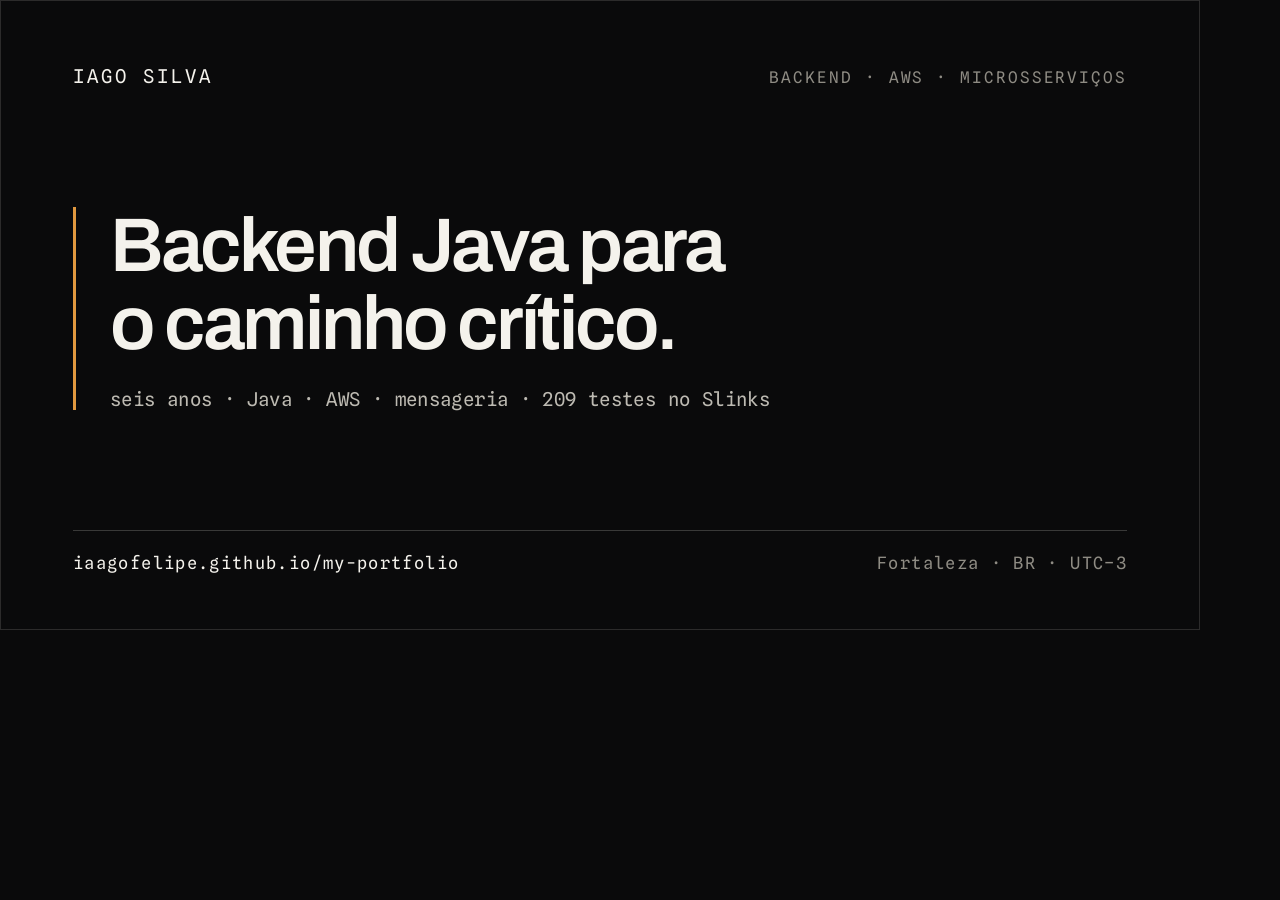
<file: assets/og/og-source.html>
<!DOCTYPE html>
<html lang="pt-BR">
<head>
<meta charset="utf-8" />
<title>og</title>
<link href="https://fonts.googleapis.com/css2?family=Archivo:wght@400;500;600&family=Spline+Sans+Mono:wght@400;500&display=swap" rel="stylesheet" />
<style>
  * { box-sizing: border-box; margin: 0; padding: 0; }
  html, body { width: 1200px; height: 630px; overflow: hidden; }
  body {
    background: #0a0a0b;
    color: #f4f2ec;
    font-family: "Archivo", system-ui, sans-serif;
    padding: 64px 72px 56px;
    display: flex;
    flex-direction: column;
    justify-content: space-between;
    border: 1px solid rgba(244, 242, 236, 0.14);
  }
  .top {
    display: flex;
    justify-content: space-between;
    align-items: baseline;
    font-family: "Spline Sans Mono", monospace;
    font-size: 19px;
    letter-spacing: 0.16em;
    text-transform: uppercase;
  }
  .top .role { color: #8f8c84; letter-spacing: 0.12em; font-size: 16px; }
  .mid { display: flex; gap: 34px; align-items: stretch; }
  .bar { width: 3px; background: #e0983f; flex: none; }
  h1 {
    font-size: 76px;
    font-weight: 600;
    line-height: 1.02;
    letter-spacing: -0.038em;
    max-width: 15ch;
  }
  .sub {
    margin-top: 26px;
    font-family: "Spline Sans Mono", monospace;
    font-size: 19px;
    letter-spacing: 0.02em;
    color: #bdbab2;
  }
  .foot {
    display: flex;
    justify-content: space-between;
    align-items: baseline;
    padding-top: 22px;
    border-top: 1px solid rgba(244, 242, 236, 0.2);
    font-family: "Spline Sans Mono", monospace;
    font-size: 17px;
    letter-spacing: 0.08em;
    color: #8f8c84;
  }
  .foot .url { color: #f4f2ec; }
</style>
</head>
<body>
  <div class="top">
    <span>Iago Silva</span>
    <span class="role">Backend · AWS · Microsserviços</span>
  </div>

  <div class="mid">
    <div class="bar"></div>
    <div>
      <h1>Backend Java para o caminho crítico.</h1>
      <p class="sub">seis anos · Java · AWS · mensageria · 209 testes no Slinks</p>
    </div>
  </div>

  <div class="foot">
    <span class="url">iaagofelipe.github.io/my-portfolio</span>
    <span>Fortaleza · BR · UTC−3</span>
  </div>
</body>
</html>
</file>
<file: assets/css/site.css>
@charset "utf-8";

/* ==========================================================================
   Iago Silva — portfólio
   Mundo visual: "Planta de sistemas". Tinta quase preta, fio de 1px,
   cobre como único acento, mono só para dado e medida.
   ========================================================================== */

@font-face {
  font-family: "Archivo";
  src: url("../fonts/archivo-var.woff2") format("woff2");
  font-weight: 400 600;
  font-style: normal;
  font-display: swap;
}

@font-face {
  font-family: "Spline Sans Mono";
  src: url("../fonts/spline-sans-mono-var.woff2") format("woff2");
  font-weight: 400 500;
  font-style: normal;
  font-display: swap;
}

@layer reset, tokens, base, layout, components, print;

@layer reset {
  *,
  *::before,
  *::after {
    box-sizing: border-box;
    margin: 0;
    padding: 0;
  }

  img,
  svg {
    display: block;
    max-width: 100%;
  }

  button {
    font: inherit;
    color: inherit;
    background: none;
    border: 0;
    cursor: pointer;
  }
}

@layer tokens {
  :root {
    color-scheme: dark;

    --ink: #0a0a0b;
    --sheet: #101012;
    --sheet-2: #16161a;

    --rule: rgba(244, 242, 236, 0.11);
    --rule-strong: rgba(244, 242, 236, 0.26);
    --rule-ui: rgba(244, 242, 236, 0.45);

    --text: #f4f2ec;
    --text-2: #bdbab2;
    --text-3: #8f8c84;

    --copper: #e0983f;
    --copper-2: #f2b464;
    --mint: #6fcf97;

    --sans: "Archivo", system-ui, -apple-system, "Segoe UI", sans-serif;
    --mono: "Spline Sans Mono", ui-monospace, "SFMono-Regular", Menlo, monospace;

    --fs-display: clamp(2.35rem, 4.6vw, 3.9rem);
    --fs-h2: clamp(1.58rem, 2.9vw, 2.35rem);
    --fs-h3: 1.06rem;
    --fs-body: 1.0625rem;
    --fs-small: 0.9375rem;
    --fs-mono: 0.72rem;
    --fs-mono-s: 0.66rem;

    --measure: 68ch;
    --wrap: min(1180px, 100% - (var(--pad) * 2));
    --pad: clamp(1.25rem, 4vw, 2rem);

    --radius: 3px;
    --ease: cubic-bezier(0.16, 1, 0.3, 1);
  }
}

@layer base {
  html {
    -webkit-text-size-adjust: 100%;
  }

  @media (prefers-reduced-motion: no-preference) {
    html {
      scroll-behavior: smooth;
    }
  }

  body {
    background: var(--ink);
    color: var(--text);
    font-family: var(--sans);
    font-size: var(--fs-body);
    line-height: 1.65;
    font-weight: 400;
    -webkit-font-smoothing: antialiased;
    -moz-osx-font-smoothing: grayscale;
    text-rendering: optimizeLegibility;
    overflow-x: hidden;
  }

  ::selection {
    background: var(--copper);
    color: #14100a;
  }

  :focus-visible {
    outline: 2px solid var(--copper);
    outline-offset: 3px;
    border-radius: 1px;
  }

  /* Superfícies do navegador no tema */
  html {
    caret-color: var(--copper);
    scrollbar-color: var(--rule-strong) transparent;
    scrollbar-width: thin;
  }

  ::-webkit-scrollbar {
    width: 10px;
    height: 10px;
  }

  ::-webkit-scrollbar-track {
    background: transparent;
  }

  ::-webkit-scrollbar-thumb {
    background: var(--rule-strong);
    border-radius: 99px;
    border: 3px solid var(--ink);
  }

  a {
    color: inherit;
    text-decoration-thickness: 1px;
    text-underline-offset: 0.22em;
  }

  h1,
  h2,
  h3 {
    font-weight: 600;
    line-height: 1.06;
    letter-spacing: -0.032em;
    text-wrap: balance;
  }

  h1 {
    font-size: var(--fs-display);
    line-height: 1.02;
    letter-spacing: -0.038em;
    max-width: 19ch;
  }

  h2 {
    font-size: var(--fs-h2);
  }

  h3 {
    font-size: var(--fs-h3);
    letter-spacing: -0.018em;
    line-height: 1.25;
  }

  p {
    text-wrap: pretty;
  }

  strong {
    font-weight: 500;
    color: var(--text);
  }

  code {
    font-family: var(--mono);
    font-size: 0.88em;
    color: var(--text);
  }

  .skip {
    position: absolute;
    left: -9999px;
    top: 0;
    z-index: 100;
    background: var(--copper);
    color: #14100a;
    padding: 0.7rem 1.1rem;
    font-size: var(--fs-small);
    font-weight: 500;
    border-radius: 0 0 var(--radius) 0;
  }

  .skip:focus {
    left: 0;
  }

  .visually-hidden {
    position: absolute;
    width: 1px;
    height: 1px;
    overflow: hidden;
    clip-path: inset(50%);
    white-space: nowrap;
  }
}

@layer layout {
  .wrap {
    width: var(--wrap);
    margin-inline: auto;
  }

  main {
    display: block;
  }

  .section {
    border-top: 1px solid var(--rule);
    padding: clamp(2.75rem, 5vw, 4rem) 0;
  }

  .section > .wrap > h2 + * {
    margin-top: clamp(1.75rem, 3vw, 2.5rem);
  }
}

@layer components {
  /* ---------- cabeçalho ---------- */
  .sitehead {
    position: sticky;
    top: 0;
    z-index: 40;
    background: var(--ink);
    border-bottom: 1px solid var(--rule);
  }

  .sitehead .wrap {
    min-height: 64px;
    display: flex;
    align-items: center;
    justify-content: space-between;
    gap: 1.25rem;
  }

  .brand {
    display: inline-flex;
    align-items: baseline;
    gap: 0.7rem;
    text-decoration: none;
    min-width: 0;
  }

  .brand-name {
    font-family: var(--mono);
    font-size: 0.78rem;
    font-weight: 500;
    letter-spacing: 0.15em;
    text-transform: uppercase;
    color: var(--text);
    white-space: nowrap;
  }

  .brand-role {
    font-family: var(--mono);
    font-size: var(--fs-mono-s);
    letter-spacing: 0.1em;
    text-transform: uppercase;
    color: var(--text-3);
    white-space: nowrap;
  }

  .brand-role::before {
    content: "/";
    margin-right: 0.7rem;
    color: var(--rule-strong);
  }

  .nav {
    display: flex;
    align-items: center;
    gap: clamp(0.9rem, 2.4vw, 1.85rem);
  }

  .nav a {
    font-family: var(--mono);
    font-size: 0.7rem;
    letter-spacing: 0.12em;
    text-transform: uppercase;
    color: var(--text-3);
    text-decoration: none;
    padding: 0.55rem 0;
    transition: color 140ms ease;
  }

  .nav a:hover {
    color: var(--text);
  }

  .nav a[aria-current="true"] {
    color: var(--copper);
  }

  .nav a.nav-cv {
    color: var(--text);
  }

  /* ---------- hero ---------- */
  .hero {
    display: grid;
    grid-template-columns: minmax(0, 1.08fr) minmax(0, 0.92fr);
    gap: clamp(2rem, 5vw, 4rem);
    align-items: center;
    padding: clamp(2.75rem, 6vw, 5rem) 0 clamp(2.75rem, 5vw, 4.25rem);
  }

  .hero-lede {
    margin-top: 1.5rem;
    max-width: 47ch;
    color: var(--text-2);
  }

  .ctas {
    display: flex;
    flex-wrap: wrap;
    align-items: center;
    gap: 0.75rem;
    margin-top: 2.1rem;
  }

  .btn {
    display: inline-flex;
    align-items: center;
    justify-content: center;
    gap: 0.55rem;
    height: 44px;
    padding: 0 1.15rem;
    border-radius: var(--radius);
    font-size: var(--fs-small);
    font-weight: 500;
    text-decoration: none;
    transition: background 140ms ease, border-color 140ms ease, color 140ms ease;
  }

  .btn--primary {
    background: var(--copper);
    color: #14100a;
  }

  .btn--primary:hover {
    background: var(--copper-2);
  }

  .btn--ghost {
    border: 1px solid var(--rule-ui);
    color: var(--text);
  }

  .btn--ghost:hover {
    border-color: var(--text-3);
    background: var(--sheet);
  }

  .status {
    display: flex;
    align-items: flex-start;
    gap: 0.5rem;
    margin-top: 1.7rem;
    font-family: var(--mono);
    font-size: 0.7rem;
    line-height: 1.55;
    letter-spacing: 0.04em;
    color: var(--text-3);
  }

  .status-loc {
    color: var(--text-3);
    opacity: 0.85;
  }

  .status .dot {
    flex: none;
    width: 6px;
    height: 6px;
    border-radius: 50%;
    margin-top: 0.42em;
    background: var(--mint);
    box-shadow: 0 0 0 3px rgba(111, 207, 151, 0.14);
  }

  /* ---------- figura / planta ---------- */
  .planta {
    border: 1px solid var(--rule);
    border-radius: var(--radius);
    background: var(--sheet);
    overflow: hidden;
    min-width: 0;
  }

  .planta figcaption {
    display: flex;
    justify-content: space-between;
    gap: 1rem;
    padding: 0.7rem 0.9rem;
    border-bottom: 1px solid var(--rule);
    font-family: var(--mono);
    font-size: var(--fs-mono-s);
    letter-spacing: 0.13em;
    text-transform: uppercase;
    color: var(--text-3);
  }

  .planta figcaption .fig-index {
    color: var(--copper);
  }

  .planta svg {
    width: 100%;
    height: auto;
  }

  .planta .node-box {
    fill: var(--sheet-2);
    stroke: var(--rule-strong);
    stroke-width: 1;
  }

  .planta .node-box--crit {
    fill: rgba(224, 152, 63, 0.07);
    stroke: var(--copper);
  }

  .planta .node-t {
    fill: var(--text);
    font-family: var(--mono);
    font-size: 11.8px;
    font-weight: 500;
    letter-spacing: 0.04em;
  }

  .planta .node-t--crit {
    fill: var(--copper-2);
  }

  .planta .node-s {
    fill: var(--text-3);
    font-family: var(--mono);
    font-size: 9.3px;
    letter-spacing: 0.02em;
  }

  .planta .node-s--crit {
    fill: var(--copper);
  }

  .planta .edge {
    stroke: var(--rule-strong);
    stroke-width: 1;
    fill: none;
  }

  .planta .edge--crit {
    stroke: var(--copper);
  }

  .planta .edge-label {
    fill: var(--text-3);
    font-family: var(--mono);
    font-size: 9px;
    letter-spacing: 0.03em;
  }

  .planta .note-rule {
    stroke: var(--rule);
    stroke-width: 1;
  }

  .planta .note-h {
    fill: var(--copper);
    font-family: var(--mono);
    font-size: 9px;
    letter-spacing: 0.18em;
  }

  .planta .note-t {
    fill: var(--text-3);
    font-family: var(--mono);
    font-size: 9.3px;
  }

  .planta .mark {
    fill: var(--rule-strong);
  }

  .planta .mark--crit {
    fill: var(--copper);
  }

  /* Um único momento autorado: o caminho crítico se desenha. */
  @media (prefers-reduced-motion: no-preference) {
    .planta .edge--crit {
      stroke-dasharray: 1;
      stroke-dashoffset: 1;
      animation: draw 900ms var(--ease) 240ms forwards;
    }

    @keyframes draw {
      to {
        stroke-dashoffset: 0;
      }
    }
  }

  /* ---------- fichas de projeto ---------- */
  .sheets {
    display: grid;
    gap: 0;
  }

  .sheet {
    display: grid;
    grid-template-columns: minmax(0, 1fr) 15rem;
    gap: clamp(1.25rem, 4vw, 3.5rem);
    padding: 1.9rem 0;
    border-top: 1px solid var(--rule);
  }

  .sheet:first-child {
    border-top: 0;
    padding-top: 0;
  }

  .sheet:last-child {
    padding-bottom: 0;
  }

  .sheet h3 {
    display: flex;
    align-items: baseline;
    gap: 0.7rem;
    flex-wrap: wrap;
  }

  .sheet h3 .tag {
    font-family: var(--mono);
    font-size: var(--fs-mono-s);
    font-weight: 400;
    letter-spacing: 0.1em;
    text-transform: uppercase;
    color: var(--copper);
    border: 1px solid rgba(224, 152, 63, 0.34);
    border-radius: 2px;
    padding: 0.12rem 0.38rem;
    white-space: nowrap;
  }

  .sheet-lede {
    margin-top: 0.45rem;
    color: var(--text-2);
    max-width: 44ch;
  }

  .decision {
    margin-top: 1.15rem;
    padding-left: 0.95rem;
    border-left: 1px solid var(--copper);
    max-width: 54ch;
  }

  .decision p {
    color: var(--text-2);
    font-size: var(--fs-small);
  }

  .data {
    font-family: var(--mono);
    font-variant-numeric: tabular-nums;
    font-size: 0.78rem;
    line-height: 1.6;
    border-top: 1px solid var(--rule);
    align-self: start;
  }

  .data > div {
    display: flex;
    align-items: baseline;
    justify-content: space-between;
    gap: 1rem;
    padding: 0.34rem 0;
    border-bottom: 1px solid var(--rule);
  }

  .data dt {
    color: var(--text-3);
    line-height: 1.45;
  }

  .data dd {
    color: var(--text);
    text-align: right;
    white-space: nowrap;
  }

  .links {
    display: flex;
    flex-wrap: wrap;
    gap: 1.1rem;
    margin-top: 1.05rem;
    font-family: var(--mono);
    font-size: 0.75rem;
  }

  .links a {
    color: var(--text);
    text-decoration: none;
    border-bottom: 1px solid var(--rule-strong);
    padding-bottom: 1px;
    transition: color 140ms ease, border-color 140ms ease;
  }

  .links a:hover {
    color: var(--copper-2);
    border-color: var(--copper);
  }

  .links .private {
    color: var(--text-3);
    border-bottom: 1px dashed var(--rule);
    padding-bottom: 1px;
    cursor: default;
  }

  .sheet-figure {
    grid-column: 1 / -1;
    margin-top: 1.4rem;
    border: 1px solid var(--rule);
    border-radius: var(--radius);
    overflow: hidden;
    background: var(--sheet);
  }

  .sheet-figure img {
    width: 100%;
    height: auto;
  }

  .sheet-figure figcaption {
    padding: 0.55rem 0.8rem;
    border-top: 1px solid var(--rule);
    font-family: var(--mono);
    font-size: var(--fs-mono-s);
    letter-spacing: 0.06em;
    color: var(--text-3);
  }

  .sheet-figs {
    display: grid;
    grid-template-columns: 1.35fr 1fr;
    gap: 1rem;
    margin-top: 1.5rem;
  }

  .sheet-figs figure {
    block-size: clamp(168px, 19vw, 236px);
    border: 1px solid var(--rule);
    border-radius: var(--radius);
    overflow: hidden;
    background: var(--sheet);
  }

  .sheet-figs img {
    width: 100%;
    height: 100%;
    object-fit: cover;
    object-position: top left;
  }

  .sheet-figs figcaption {
    padding: 0.55rem 0.7rem;
    border-top: 1px solid var(--rule);
    font-family: var(--mono);
    font-size: var(--fs-mono-s);
    letter-spacing: 0.06em;
    color: var(--text-3);
  }

  /* ---------- princípios ---------- */
  .principles {
    display: grid;
    gap: 1.6rem;
    list-style: none;
  }

  .principle {
    display: grid;
    grid-template-columns: minmax(0, 0.82fr) minmax(0, 1.18fr);
    gap: clamp(1rem, 3vw, 2.5rem);
    align-items: baseline;
    padding-top: 1.6rem;
    border-top: 1px solid var(--rule);
  }

  .principles > .principle:first-child {
    padding-top: 0;
    border-top: 0;
  }

  .principle h3 {
    font-size: 1.02rem;
  }

  .principle h3::before {
    content: "";
    display: inline-block;
    width: 6px;
    height: 6px;
    background: var(--copper);
    margin-right: 0.62rem;
    vertical-align: 0.12em;
  }

  .principle p {
    color: var(--text-2);
    font-size: var(--fs-small);
    max-width: 62ch;
  }

  /* ---------- trajetória ---------- */
  .facts {
    list-style: none;
    display: grid;
  }

  .fact {
    display: grid;
    grid-template-columns: 9.5rem minmax(0, 1fr);
    gap: 0.4rem clamp(1rem, 3vw, 2.5rem);
    padding: 1.05rem 0;
    border-top: 1px solid var(--rule);
  }

  .facts .fact:first-child {
    border-top: 0;
    padding-top: 0;
  }

  .fact-period {
    font-family: var(--mono);
    font-size: 0.74rem;
    letter-spacing: 0.04em;
    color: var(--text-3);
    font-variant-numeric: tabular-nums;
    padding-top: 0.22rem;
  }

  .fact-role {
    font-weight: 500;
    color: var(--text);
  }

  .fact-co {
    color: var(--text-3);
    font-weight: 400;
  }

  .fact-what {
    grid-column: 2;
    color: var(--text-2);
    font-size: var(--fs-small);
    max-width: 68ch;
  }

  /* ---------- stack ---------- */
  .matrix {
    display: grid;
    gap: 0;
    margin-top: 0;
  }

  .matrix-row {
    display: grid;
    grid-template-columns: 12rem minmax(0, 1fr);
    gap: 0.5rem clamp(1rem, 3vw, 2.5rem);
    padding: 0.95rem 0;
    border-top: 1px solid var(--rule);
    align-items: baseline;
  }

  .matrix-row:first-child {
    border-top: 0;
    padding-top: 0;
  }

  .matrix-row dt {
    font-family: var(--mono);
    font-size: 0.72rem;
    letter-spacing: 0.1em;
    text-transform: uppercase;
    color: var(--text-3);
  }

  .matrix-row dd {
    display: flex;
    flex-wrap: wrap;
    gap: 0.4rem 1.15rem;
    font-family: var(--mono);
    font-size: 0.82rem;
    color: var(--text);
  }

  /* ---------- formação ---------- */
  .edu {
    display: grid;
    grid-template-columns: repeat(2, minmax(0, 1fr));
    gap: clamp(1.25rem, 3vw, 3rem);
  }

  .edu h3 {
    font-size: 0.72rem;
    font-family: var(--mono);
    font-weight: 400;
    letter-spacing: 0.14em;
    text-transform: uppercase;
    color: var(--text-3);
    padding-bottom: 0.65rem;
    border-bottom: 1px solid var(--rule);
  }

  .edu ul {
    list-style: none;
    font-size: var(--fs-small);
    color: var(--text-2);
  }

  .edu li {
    padding: 0.6rem 0;
    border-bottom: 1px solid var(--rule);
  }

  .edu li:last-child {
    border-bottom: 0;
  }

  .edu .sans {
    color: var(--text);
    font-weight: 500;
  }

  .edu .year {
    font-family: var(--mono);
    font-size: 0.72rem;
    color: var(--text-3);
    letter-spacing: 0.04em;
  }

  /* ---------- contato ---------- */
  .contact {
    display: grid;
    grid-template-columns: minmax(0, 1fr) minmax(0, 1fr);
    gap: clamp(1.5rem, 4vw, 3.5rem);
    align-items: start;
  }

  .contact p {
    color: var(--text-2);
    max-width: 40ch;
    margin-top: 0.85rem;
  }

  .contact-list {
    list-style: none;
    font-family: var(--mono);
    font-size: 0.82rem;
  }

  .contact-list li {
    border-top: 1px solid var(--rule);
  }

  .contact-list li:first-child {
    border-top: 0;
  }

  .contact-list a {
    display: flex;
    align-items: baseline;
    justify-content: space-between;
    gap: 1rem;
    padding: 0.85rem 0;
    text-decoration: none;
    color: var(--text);
    transition: color 140ms ease;
  }

  .contact-list a:hover {
    color: var(--copper-2);
  }

  .contact-list .label {
    color: var(--text-3);
    font-size: 0.7rem;
    letter-spacing: 0.12em;
    text-transform: uppercase;
  }

  .contact-list .value {
    text-align: right;
    word-break: break-word;
  }

  /* ---------- bloco de título ---------- */
  .titleblock {
    border-top: 1px solid var(--rule-strong);
    margin-top: clamp(2.25rem, 4vw, 3.25rem);
  }

  .tb-grid {
    display: grid;
    grid-template-columns: repeat(5, minmax(0, 1fr));
  }

  .tb-cell {
    padding: 0.85rem 0.9rem 1.15rem;
    border-right: 1px solid var(--rule);
  }

  .tb-cell:last-child {
    border-right: 0;
  }

  .tb-cell span {
    display: block;
    font-family: var(--mono);
    font-size: 0.56rem;
    letter-spacing: 0.16em;
    text-transform: uppercase;
    color: var(--text-3);
    margin-bottom: 0.32rem;
  }

  .tb-cell strong {
    font-family: var(--mono);
    font-size: 0.75rem;
    font-weight: 500;
    color: var(--text);
  }

  .colophon {
    display: flex;
    flex-wrap: wrap;
    justify-content: space-between;
    gap: 0.75rem 1.5rem;
    padding: 1.15rem 0 2.5rem;
    font-family: var(--mono);
    font-size: var(--fs-mono-s);
    letter-spacing: 0.05em;
    color: var(--text-3);
  }

  .colophon a {
    color: var(--text-3);
    text-decoration: none;
    border-bottom: 1px solid var(--rule);
  }

  .colophon a:hover {
    color: var(--text);
  }

  /* ---------- artigo (case study) ---------- */
  .article-head {
    padding: clamp(2.5rem, 5vw, 4rem) 0 clamp(1.5rem, 3vw, 2.25rem);
    border-bottom: 1px solid var(--rule);
  }

  .article-head h1 {
    max-width: 24ch;
  }

  .article-meta {
    display: flex;
    flex-wrap: wrap;
    gap: 0.4rem 1.6rem;
    margin-top: 1.4rem;
    font-family: var(--mono);
    font-size: 0.72rem;
    letter-spacing: 0.04em;
    color: var(--text-3);
  }

  .article-meta .k {
    color: var(--rule-strong);
    margin-right: 0.4rem;
  }

  .prose {
    max-width: var(--measure);
    padding: clamp(2rem, 4vw, 3rem) 0;
  }

  .prose > * + * {
    margin-top: 1.1rem;
  }

  .prose h2 {
    font-size: clamp(1.32rem, 2.1vw, 1.65rem);
    margin-top: 2.6rem;
    letter-spacing: -0.024em;
  }

  .prose h3 {
    font-size: 1.02rem;
    margin-top: 1.9rem;
  }

  .prose p,
  .prose li {
    color: var(--text-2);
  }

  .prose ul,
  .prose ol {
    padding-left: 1.15rem;
    display: grid;
    gap: 0.55rem;
  }

  .prose li::marker {
    color: var(--rule-strong);
  }

  .prose blockquote {
    border-left: 1px solid var(--copper);
    padding-left: 1rem;
    color: var(--text);
    font-size: 1.06rem;
    max-width: 58ch;
  }

  .prose figure {
    margin: 2rem 0;
    border: 1px solid var(--rule);
    border-radius: var(--radius);
    overflow: hidden;
    background: var(--sheet);
  }

  .prose figure img {
    width: 100%;
    height: auto;
  }

  .prose figcaption {
    padding: 0.6rem 0.8rem;
    border-top: 1px solid var(--rule);
    font-family: var(--mono);
    font-size: var(--fs-mono-s);
    letter-spacing: 0.05em;
    color: var(--text-3);
  }

  .prose table {
    width: 100%;
    border-collapse: collapse;
    font-family: var(--mono);
    font-size: 0.78rem;
    margin: 1.75rem 0;
  }

  .prose th,
  .prose td {
    text-align: left;
    padding: 0.6rem 0.75rem 0.6rem 0;
    border-bottom: 1px solid var(--rule);
    vertical-align: top;
  }

  .prose th {
    color: var(--text-3);
    font-weight: 400;
    letter-spacing: 0.08em;
    text-transform: uppercase;
    font-size: 0.66rem;
  }

  .prose td {
    color: var(--text-2);
  }

  .back {
    display: inline-flex;
    align-items: center;
    gap: 0.5rem;
    font-family: var(--mono);
    font-size: 0.74rem;
    letter-spacing: 0.06em;
    color: var(--text-3);
    text-decoration: none;
    padding: 1.5rem 0 0;
  }

  .back:hover {
    color: var(--text);
  }
}

@layer print {
  @media print {
    .sitehead,
    .colophon,
    .nav,
    .ctas {
      display: none;
    }

    body {
      background: #fff;
      color: #111;
    }
  }
}

/* ---------- ajustes pontuais ---------- */
.section,
.hero,
.article-head {
  scroll-margin-top: 72px;
}


.prose .caveat {
  border-left: 1px solid var(--copper);
  padding-left: 1rem;
  font-size: var(--fs-small);
}

/* ---------- responsivo ---------- */
@media (max-width: 980px) {
  .hero {
    grid-template-columns: minmax(0, 1fr);
    align-items: start;
    gap: 2.25rem;
  }

  h1 {
    max-width: none;
  }

  .planta {
    margin-inline: calc(var(--pad) * -1);
    border-radius: 0;
    border-inline: 0;
  }

  .sheet {
    grid-template-columns: minmax(0, 1fr);
    gap: 1.25rem;
  }

  .links .private {
    color: var(--text-3);
    border-bottom: 1px dashed var(--rule);
    padding-bottom: 1px;
    cursor: default;
  }

  .sheet-figure {
    grid-column: 1 / -1;
    margin-top: 1.4rem;
    border: 1px solid var(--rule);
    border-radius: var(--radius);
    overflow: hidden;
    background: var(--sheet);
  }

  .sheet-figure img {
    width: 100%;
    height: auto;
  }

  .sheet-figure figcaption {
    padding: 0.55rem 0.8rem;
    border-top: 1px solid var(--rule);
    font-family: var(--mono);
    font-size: var(--fs-mono-s);
    letter-spacing: 0.06em;
    color: var(--text-3);
  }

  .sheet-figs {
    grid-template-columns: minmax(0, 1fr);
  }

  .principle {
    grid-template-columns: minmax(0, 1fr);
    gap: 0.45rem;
  }

  .contact {
    grid-template-columns: minmax(0, 1fr);
    gap: 1.75rem;
  }

  .tb-grid {
    grid-template-columns: repeat(2, minmax(0, 1fr));
  }

  .tb-cell:nth-child(2n) {
    border-right: 0;
  }

  .tb-cell {
    border-bottom: 1px solid var(--rule);
  }

  .fact {
    grid-template-columns: minmax(0, 1fr);
  }

  .fact-what {
    grid-column: 1;
  }

  .matrix-row {
    grid-template-columns: minmax(0, 1fr);
    gap: 0.35rem;
  }
}

@media (max-width: 720px) {
  .brand-role {
    display: none;
  }

  .nav a:nth-child(2),
  .nav a:nth-child(3) {
    display: none;
  }

  .ctas {
    flex-direction: column;
    align-items: stretch;
  }

  .edu {
    grid-template-columns: minmax(0, 1fr);
  }

  .tb-grid {
    grid-template-columns: minmax(0, 1fr);
  }

  .tb-cell {
    border-right: 0;
  }

  .contact-list .value {
    text-align: left;
  }

  .contact-list a {
    flex-direction: column;
    gap: 0.2rem;
  }
}
</file>
